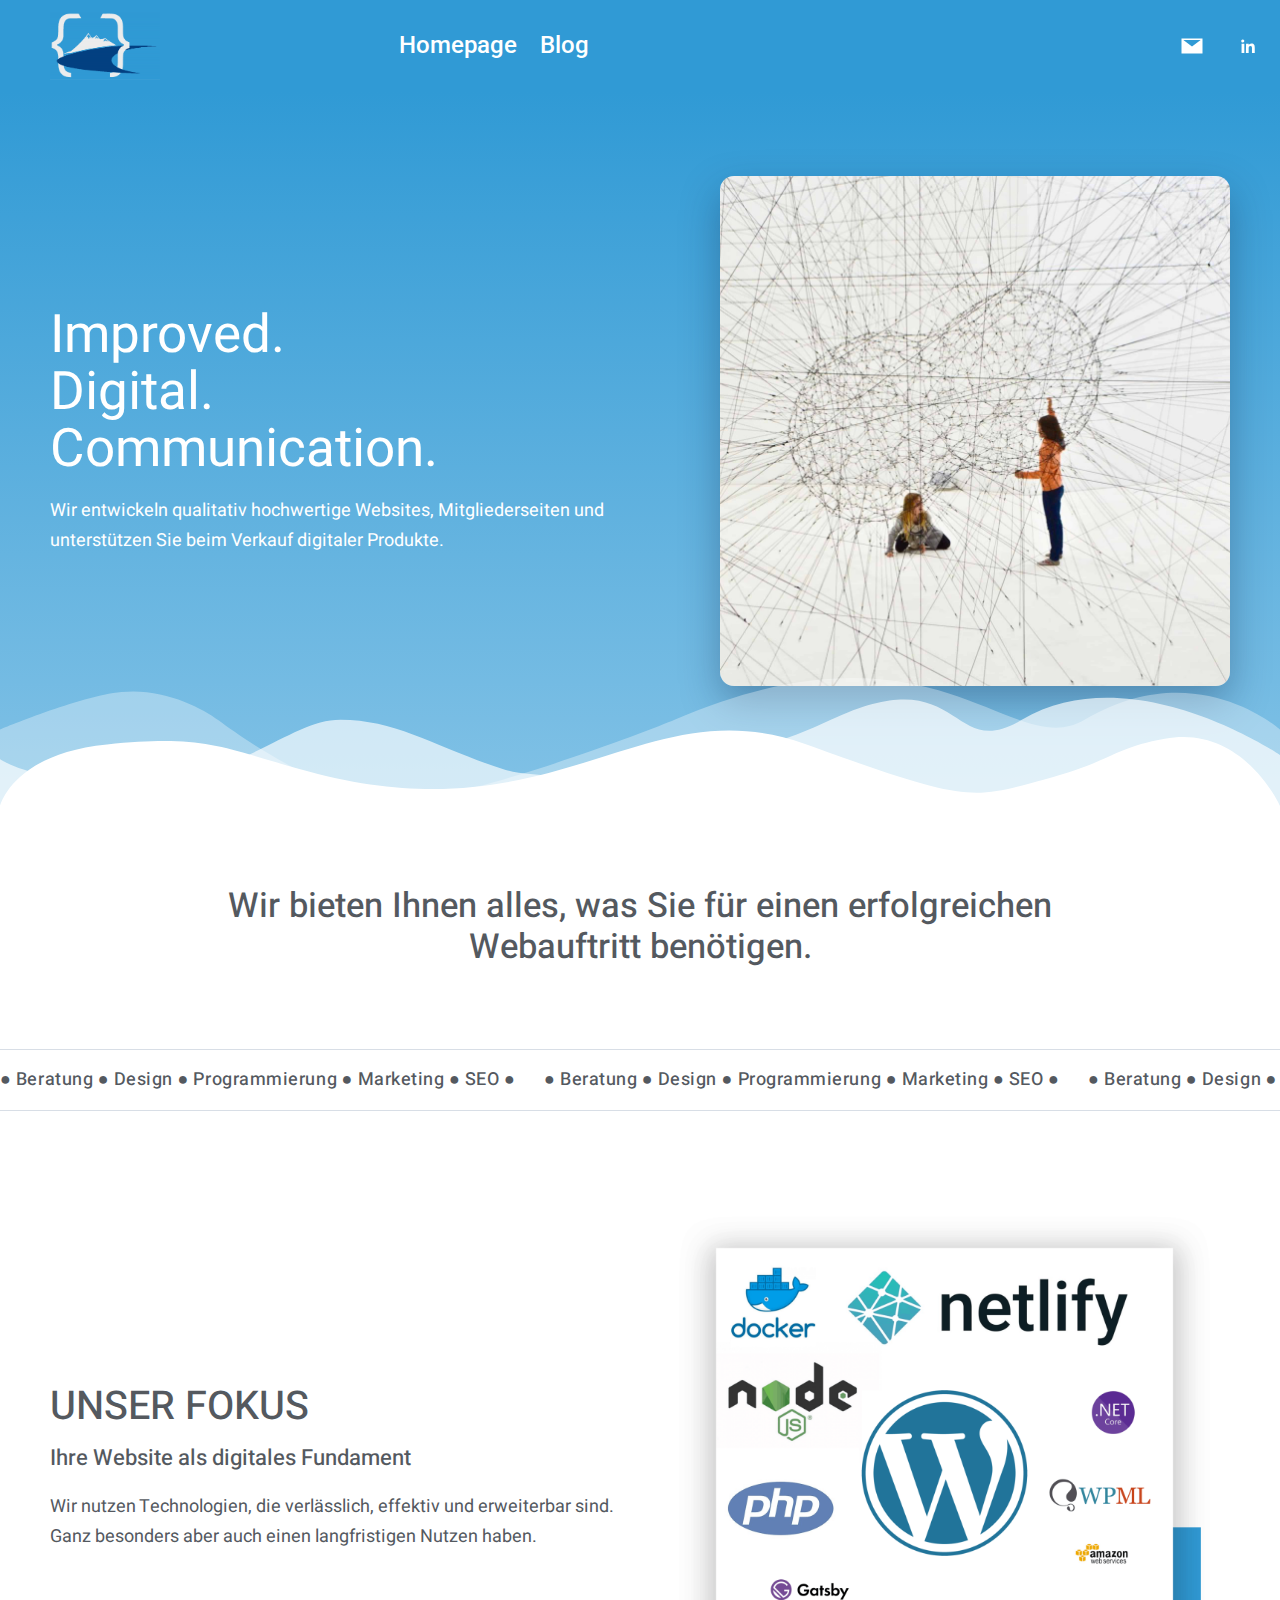
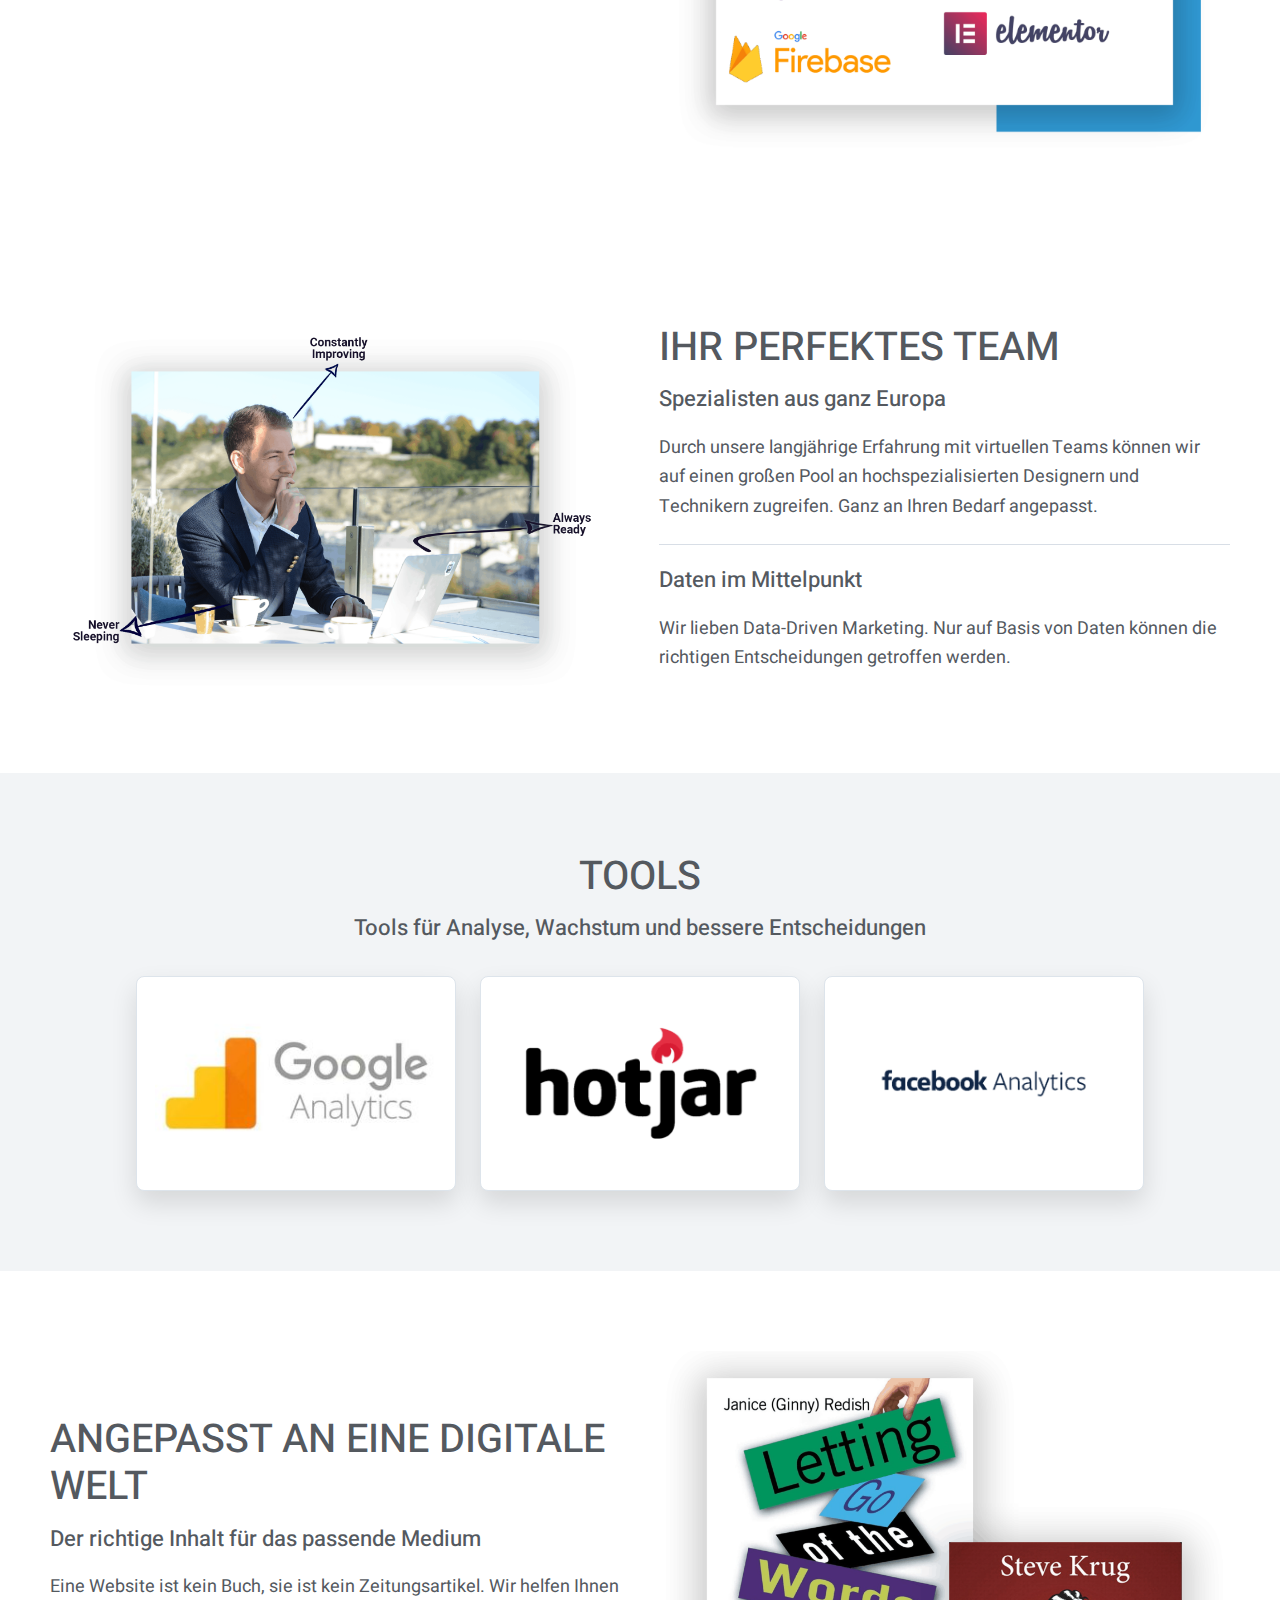
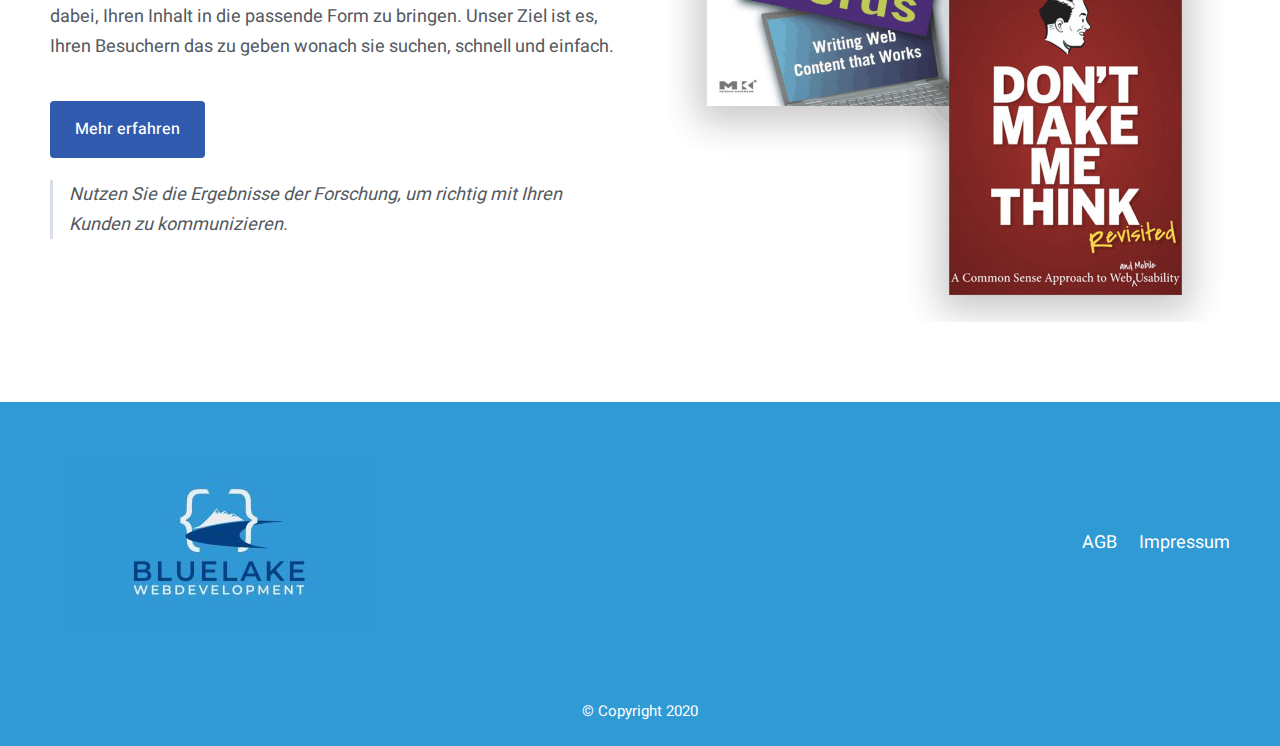
<file: index.html>
<!doctype html>
<html lang="de">
<head>
  <meta charset="utf-8">
  <meta name="viewport" content="width=device-width, initial-scale=1">
  <title>Bluelake Webdevelopment – Improved Digital Communication</title>
  <link href="https://fonts.googleapis.com/css2?family=Heebo:wght@400;500;700&family=Roboto:wght@400;500;700&display=swap" rel="stylesheet">
  <link rel="icon" href="/images/favicon.jpg">
  <link rel="stylesheet" href="/css/style.css">
</head>
<body>
  <header class="site-header">
    <div class="container nav-wrap">
      <a class="logo" href="/" aria-label="Bluelake Startseite">
        <img class="logo-img" src="/images/logo-cropped-300x185-1.png" alt="Bluelake Webdevelopment Logo">
      </a>
      <input id="nav-toggle" class="nav-toggle" type="checkbox">
      <label for="nav-toggle" class="hamburger" aria-label="Menü öffnen"><span></span></label>
      <nav class="site-nav" aria-label="Hauptnavigation">
        <a class="active" href="/">Homepage</a>
        <a href="/blog/">Blog</a>
      </nav>
      <div class="header-social" aria-label="Social Links">
        <a href="mailto:office@bluelake.at" aria-label="E-Mail">
          <svg viewBox="0 0 24 24" aria-hidden="true" focusable="false"><path d="M1.5 4.5h21v15h-21v-15zm1.85 1.5 8.65 6.49L20.65 6H3.35z"/></svg>
        </a>
        <a href="https://www.linkedin.com" target="_blank" rel="noopener noreferrer" aria-label="LinkedIn">
          <svg viewBox="0 0 24 24" aria-hidden="true" focusable="false"><path d="M6.94 8.5A1.56 1.56 0 1 1 6.94 5.4a1.56 1.56 0 0 1 0 3.1zM5.56 9.75h2.77V19H5.56zM10.08 9.75h2.66v1.26h.04c.37-.7 1.28-1.43 2.63-1.43 2.82 0 3.34 1.85 3.34 4.25V19h-2.78v-4.6c0-1.1-.02-2.51-1.53-2.51-1.53 0-1.77 1.2-1.77 2.43V19h-2.78z"/></svg>
        </a>
      </div>
    </div>
  </header>

  <main>
    <section class="hero" aria-label="Hero Bereich">
      <div class="container hero-grid">
        <div class="hero-copy">
          <h1>Improved.<br>Digital.<br>Communication.</h1>
          <p>Wir entwickeln qualitativ hochwertige Websites, Mitgliederseiten und unterstützen Sie beim Verkauf digitaler Produkte.</p>
        </div>
        <div class="hero-media">
          <img src="/images/network-1024x1024.jpg" alt="Digitale Netzwerkgrafik">
        </div>
      </div>
      <div class="hero-divider"><svg xmlns='http://www.w3.org/2000/svg' viewBox='0 0 1000 100' preserveAspectRatio='none' style='width:100%;display:block'><path fill='#ffffff' opacity='0.33' d='M473,67.3c-203.9,88.3-263.1-34-320.3,0C66,119.1,0,59.7,0,59.7V0h1000v59.7c0,0-62.1,26.1-94.9,29.3c-32.8,3.3-62.8-12.3-75.8-22.1C806,49.6,745.3,8.7,694.9,4.7S492.4,59,473,67.3z'/><path fill='#ffffff' opacity='0.66' d='M734,67.3c-45.5,0-77.2-23.2-129.1-39.1c-28.6-8.7-150.3-10.1-254,39.1s-91.7-34.4-149.2,0C115.7,118.3,0,39.8,0,39.8V0h1000v36.5c0,0-28.2-18.5-92.1-18.5C810.2,18.1,775.7,67.3,734,67.3z'/><path fill='#ffffff' d='M766.1,28.9c-200-57.5-266,65.5-395.1,19.5C242,1.8,242,5.4,184.8,20.6C128,35.8,132.3,44.9,89.9,52.5C28.6,63.7,0,0,0,0h1000c0,0-9.9,40.9-83.6,48.1S829.6,47,766.1,28.9z'/></svg></div>
    </section>

    <section class="subtitle-section centered">
      <div class="container">
        <h2>Wir bieten Ihnen alles, was Sie für einen erfolgreichen Webauftritt benötigen.</h2>
      </div>
    </section>

    <section class="ticker" aria-label="Leistungs-Ticker">
      <div class="ticker-track">
        <span>● Beratung ● Design ● Programmierung ● Marketing ● SEO ●</span>
        <span>● Beratung ● Design ● Programmierung ● Marketing ● SEO ●</span>
        <span>● Beratung ● Design ● Programmierung ● Marketing ● SEO ●</span>
        <span>● Beratung ● Design ● Programmierung ● Marketing ● SEO ●</span>
      </div>
    </section>

    <section class="section">
      <div class="container two-col">
        <div class="text-block">
          <h2>UNSER FOKUS</h2>
          <h3>Ihre Website als digitales Fundament</h3>
          <p>Wir nutzen Technologien, die verlässlich, effektiv und erweiterbar sind. Ganz besonders aber auch einen langfristigen Nutzen haben.</p>
        </div>
        <div>
          <img class="section-image" src="/images/logo_collection-768x768.png" alt="Sammlung digitaler Logos">
        </div>
      </div>
    </section>

    <section class="section">
      <div class="container two-col two-col-reverse">
        <div>
          <img class="section-image" src="/images/annotated-sebastian.png" alt="Visualisierung Team und Prozesse">
        </div>
        <div class="text-block">
          <h2>IHR PERFEKTES TEAM</h2>
          <h3>Spezialisten aus ganz Europa</h3>
          <p>Durch unsere langjährige Erfahrung mit virtuellen Teams können wir auf einen großen Pool an hochspezialisierten Designern und Technikern zugreifen. Ganz an Ihren Bedarf angepasst.</p>
          <div class="team-note">
            <h3>Daten im Mittelpunkt</h3>
            <p>Wir lieben Data-Driven Marketing. Nur auf Basis von Daten können die richtigen Entscheidungen getroffen werden.</p>
          </div>
        </div>
      </div>
    </section>

    <section class="tools-section centered">
      <div class="container">
        <h2>TOOLS</h2>
        <h3>Tools für Analyse, Wachstum und bessere Entscheidungen</h3>
        <div class="tools-grid">
          <div class="tool-logo">
            <img src="/images/Google-Analytics-Logo-634x400-1-300x189.jpg" alt="Google Analytics Logo">
          </div>
          <div class="tool-logo">
            <img src="/images/hotjar-300x189.png" alt="Hotjar Logo">
          </div>
          <div class="tool-logo">
            <img src="/images/fba-logo-300x189.png" alt="FBA Logo">
          </div>
        </div>
      </div>
    </section>

    <section class="section">
      <div class="container two-col">
        <div class="text-block">
          <h2>ANGEPASST AN EINE DIGITALE WELT</h2>
          <h3>Der richtige Inhalt für das passende Medium</h3>
          <p>Eine Website ist kein Buch, sie ist kein Zeitungsartikel. Wir helfen Ihnen dabei, Ihren Inhalt in die passende Form zu bringen. Unser Ziel ist es, Ihren Besuchern das zu geben wonach sie suchen, schnell und einfach.</p>
          <a class="button button-solid" href="/blog/was-sind-die-vorteile-einer-website/">Mehr erfahren</a>
          <p class="quote-text">Nutzen Sie die Ergebnisse der Forschung, um richtig mit Ihren Kunden zu kommunizieren.</p>
        </div>
        <div>
          <img class="section-image" src="/images/webusability-books-1024x1024.png" alt="Web Usability Bücher">
        </div>
      </div>
    </section>
  </main>

  <footer class="site-footer">
    <section class="footer-main">
      <div class="container footer-main-wrap">
        <div class="footer-brand">
          <img src="/images/scrArtboard-1-scaled-1-300x169.jpg" alt="Bluelake Illustration">
        </div>
        <div class="footer-spacer" aria-hidden="true"></div>
        <div class="footer-links">
          <a href="/agb/">AGB</a>
          <a href="/impressum/">Impressum</a>
        </div>
      </div>
    </section>
    <section class="footer-bottom">
      <div class="container footer-bottom-wrap">
        <small>© Copyright 2020</small>
      </div>
    </section>
  </footer>
</body>
</html>
</file>
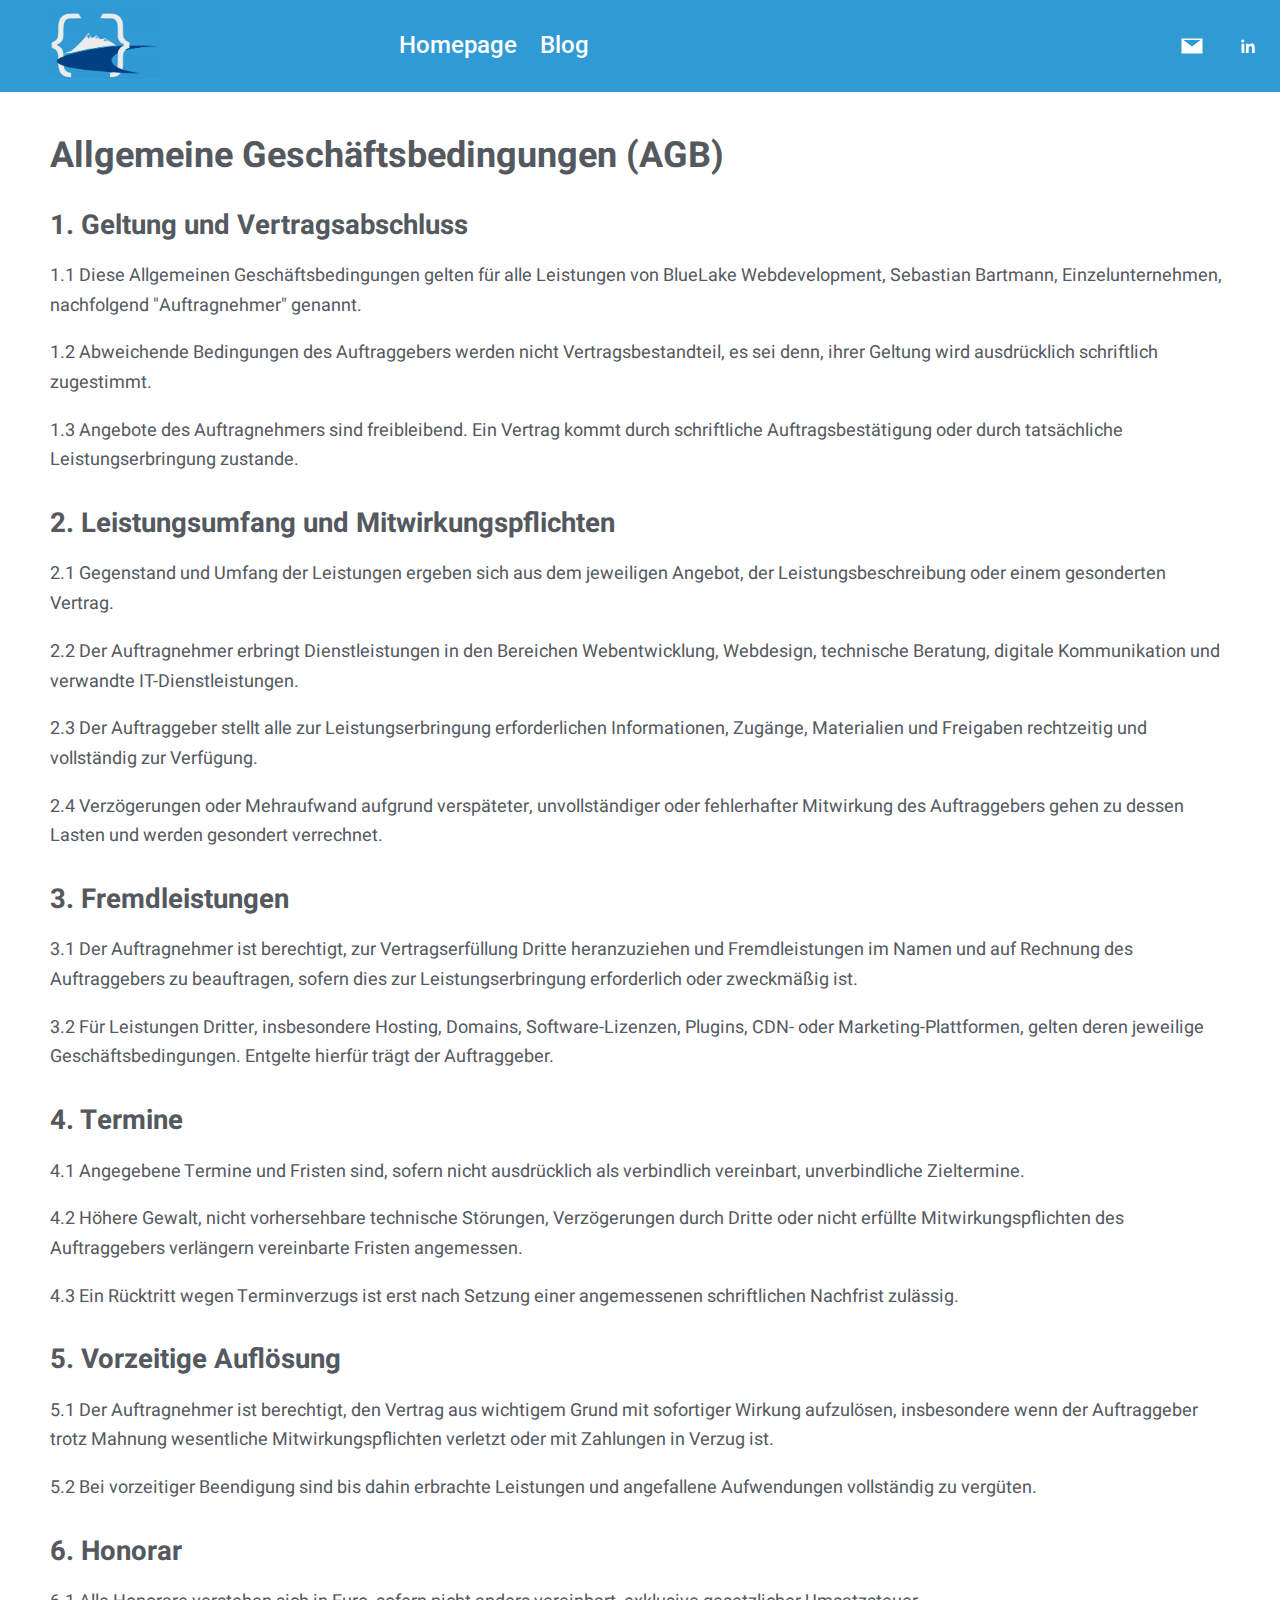
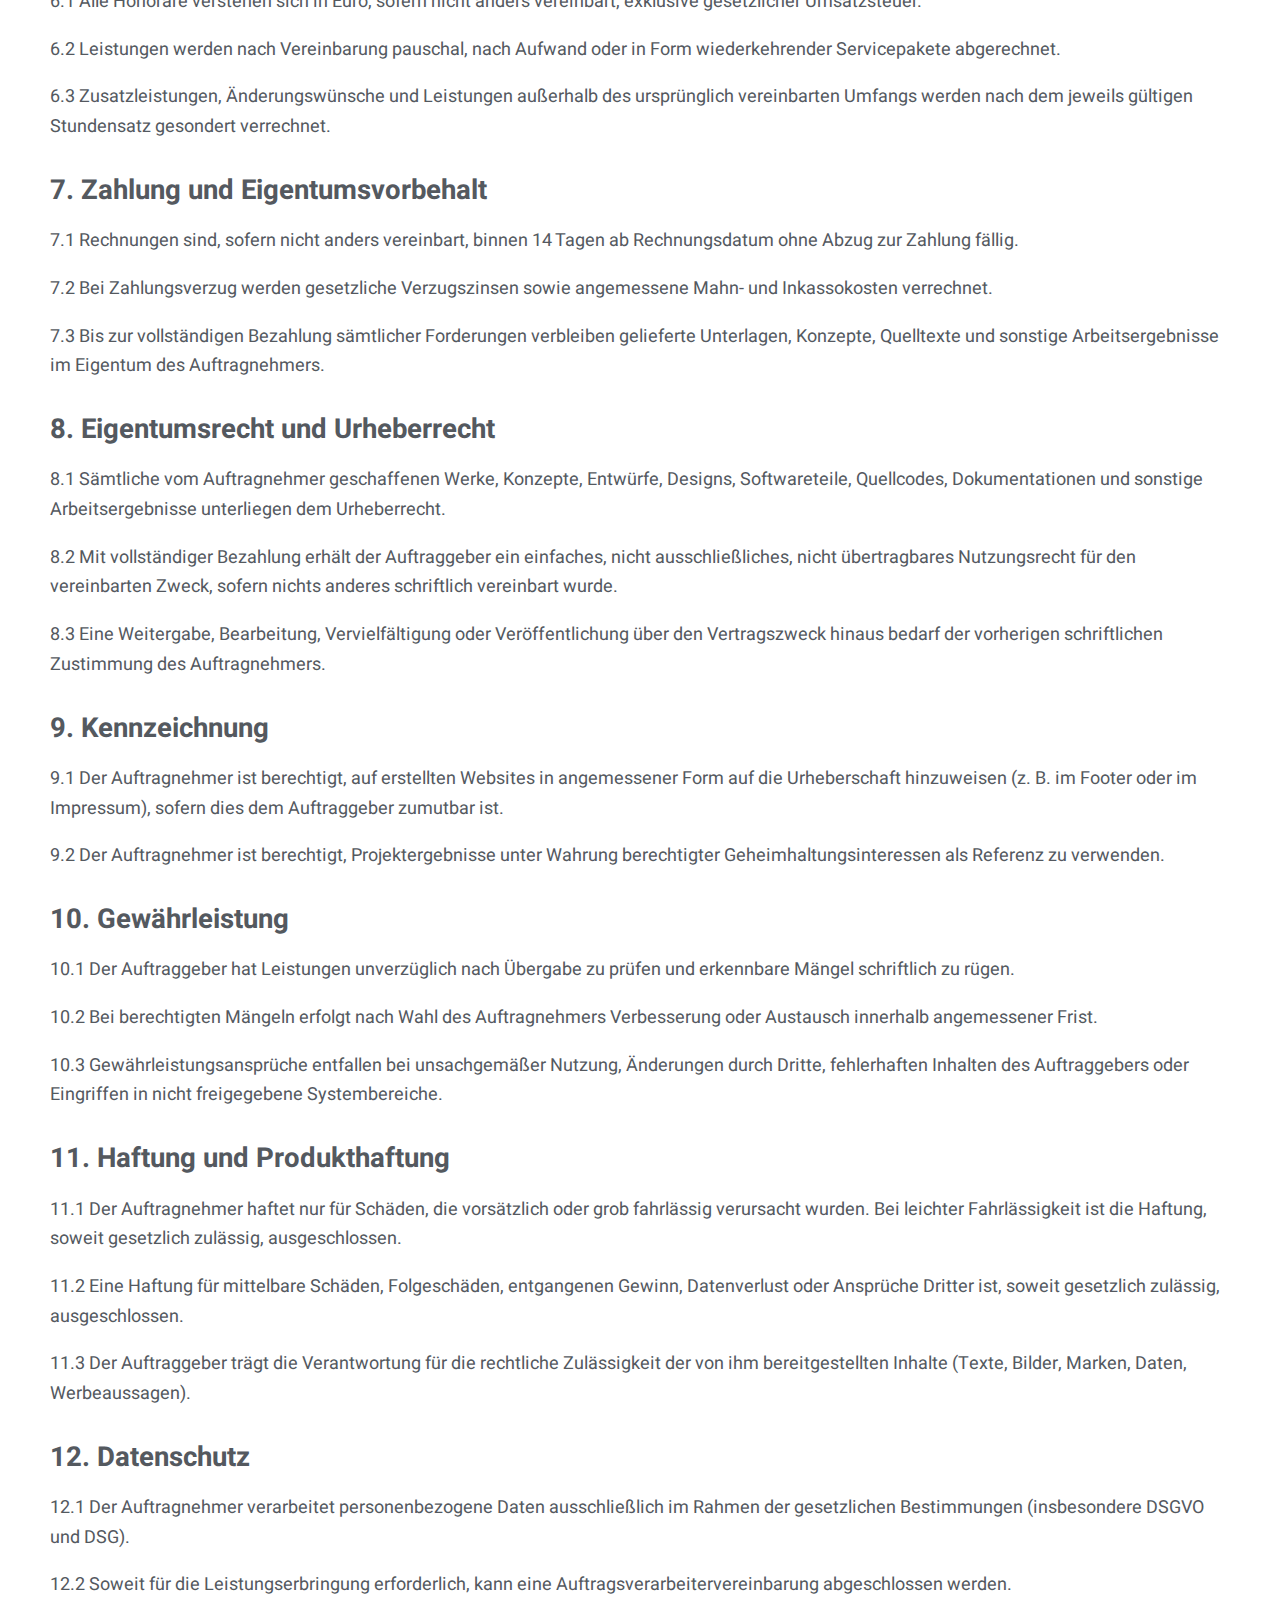
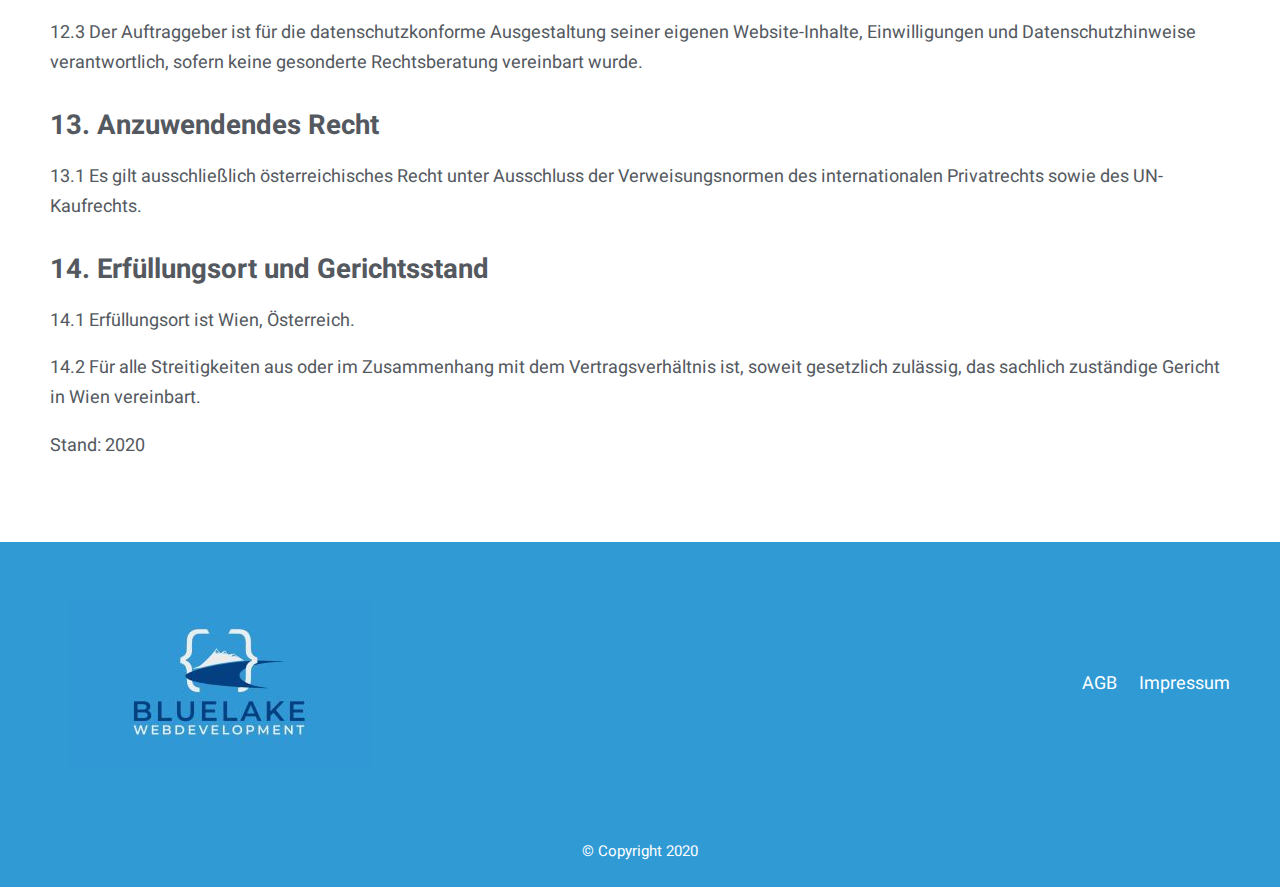
<file: agb/index.html>
<!doctype html>
<html lang="de">
<head>
  <meta charset="utf-8">
  <meta name="viewport" content="width=device-width, initial-scale=1">
  <title>AGB – Bluelake Webdevelopment</title>
  <link rel="preconnect" href="https://fonts.googleapis.com">
  <link rel="preconnect" href="https://fonts.gstatic.com" crossorigin>
  <link href="https://fonts.googleapis.com/css2?family=Heebo:wght@400;500;700&family=Roboto:wght@400;500;700&display=swap" rel="stylesheet">
  <link rel="icon" href="/images/favicon.jpg">
  <link rel="stylesheet" href="/css/style.css">
</head>
<body>
  <header class="site-header">
    <div class="container nav-wrap">
      <a class="logo" href="/" aria-label="Bluelake Startseite">
        <img class="logo-img" src="/images/logo-cropped-300x185-1.png" alt="Bluelake Webdevelopment Logo">
      </a>
      <input id="nav-toggle" class="nav-toggle" type="checkbox">
      <label for="nav-toggle" class="hamburger" aria-label="Menü öffnen"><span></span></label>
      <nav class="site-nav" aria-label="Hauptnavigation">
        <a href="/">Homepage</a>
        <a href="/blog/">Blog</a>
      </nav>
      <div class="header-social" aria-label="Social Links">
        <a href="mailto:office@bluelake.at" aria-label="E-Mail">
          <svg viewBox="0 0 24 24" aria-hidden="true" focusable="false"><path d="M1.5 4.5h21v15h-21v-15zm1.85 1.5 8.65 6.49L20.65 6H3.35z"/></svg>
        </a>
        <a href="https://www.linkedin.com" target="_blank" rel="noopener noreferrer" aria-label="LinkedIn">
          <svg viewBox="0 0 24 24" aria-hidden="true" focusable="false"><path d="M6.94 8.5A1.56 1.56 0 1 1 6.94 5.4a1.56 1.56 0 0 1 0 3.1zM5.56 9.75h2.77V19H5.56zM10.08 9.75h2.66v1.26h.04c.37-.7 1.28-1.43 2.63-1.43 2.82 0 3.34 1.85 3.34 4.25V19h-2.78v-4.6c0-1.1-.02-2.51-1.53-2.51-1.53 0-1.77 1.2-1.77 2.43V19h-2.78z"/></svg>
        </a>
      </div>
    </div>
  </header>

  <main class="container legal">
    <h1>Allgemeine Geschäftsbedingungen (AGB)</h1>

    <h2>1. Geltung und Vertragsabschluss</h2>
    <p>1.1 Diese Allgemeinen Geschäftsbedingungen gelten für alle Leistungen von BlueLake Webdevelopment, Sebastian Bartmann, Einzelunternehmen, nachfolgend "Auftragnehmer" genannt.</p>
    <p>1.2 Abweichende Bedingungen des Auftraggebers werden nicht Vertragsbestandteil, es sei denn, ihrer Geltung wird ausdrücklich schriftlich zugestimmt.</p>
    <p>1.3 Angebote des Auftragnehmers sind freibleibend. Ein Vertrag kommt durch schriftliche Auftragsbestätigung oder durch tatsächliche Leistungserbringung zustande.</p>

    <h2>2. Leistungsumfang und Mitwirkungspflichten</h2>
    <p>2.1 Gegenstand und Umfang der Leistungen ergeben sich aus dem jeweiligen Angebot, der Leistungsbeschreibung oder einem gesonderten Vertrag.</p>
    <p>2.2 Der Auftragnehmer erbringt Dienstleistungen in den Bereichen Webentwicklung, Webdesign, technische Beratung, digitale Kommunikation und verwandte IT-Dienstleistungen.</p>
    <p>2.3 Der Auftraggeber stellt alle zur Leistungserbringung erforderlichen Informationen, Zugänge, Materialien und Freigaben rechtzeitig und vollständig zur Verfügung.</p>
    <p>2.4 Verzögerungen oder Mehraufwand aufgrund verspäteter, unvollständiger oder fehlerhafter Mitwirkung des Auftraggebers gehen zu dessen Lasten und werden gesondert verrechnet.</p>

    <h2>3. Fremdleistungen</h2>
    <p>3.1 Der Auftragnehmer ist berechtigt, zur Vertragserfüllung Dritte heranzuziehen und Fremdleistungen im Namen und auf Rechnung des Auftraggebers zu beauftragen, sofern dies zur Leistungserbringung erforderlich oder zweckmäßig ist.</p>
    <p>3.2 Für Leistungen Dritter, insbesondere Hosting, Domains, Software-Lizenzen, Plugins, CDN- oder Marketing-Plattformen, gelten deren jeweilige Geschäftsbedingungen. Entgelte hierfür trägt der Auftraggeber.</p>

    <h2>4. Termine</h2>
    <p>4.1 Angegebene Termine und Fristen sind, sofern nicht ausdrücklich als verbindlich vereinbart, unverbindliche Zieltermine.</p>
    <p>4.2 Höhere Gewalt, nicht vorhersehbare technische Störungen, Verzögerungen durch Dritte oder nicht erfüllte Mitwirkungspflichten des Auftraggebers verlängern vereinbarte Fristen angemessen.</p>
    <p>4.3 Ein Rücktritt wegen Terminverzugs ist erst nach Setzung einer angemessenen schriftlichen Nachfrist zulässig.</p>

    <h2>5. Vorzeitige Auflösung</h2>
    <p>5.1 Der Auftragnehmer ist berechtigt, den Vertrag aus wichtigem Grund mit sofortiger Wirkung aufzulösen, insbesondere wenn der Auftraggeber trotz Mahnung wesentliche Mitwirkungspflichten verletzt oder mit Zahlungen in Verzug ist.</p>
    <p>5.2 Bei vorzeitiger Beendigung sind bis dahin erbrachte Leistungen und angefallene Aufwendungen vollständig zu vergüten.</p>

    <h2>6. Honorar</h2>
    <p>6.1 Alle Honorare verstehen sich in Euro, sofern nicht anders vereinbart, exklusive gesetzlicher Umsatzsteuer.</p>
    <p>6.2 Leistungen werden nach Vereinbarung pauschal, nach Aufwand oder in Form wiederkehrender Servicepakete abgerechnet.</p>
    <p>6.3 Zusatzleistungen, Änderungswünsche und Leistungen außerhalb des ursprünglich vereinbarten Umfangs werden nach dem jeweils gültigen Stundensatz gesondert verrechnet.</p>

    <h2>7. Zahlung und Eigentumsvorbehalt</h2>
    <p>7.1 Rechnungen sind, sofern nicht anders vereinbart, binnen 14 Tagen ab Rechnungsdatum ohne Abzug zur Zahlung fällig.</p>
    <p>7.2 Bei Zahlungsverzug werden gesetzliche Verzugszinsen sowie angemessene Mahn- und Inkassokosten verrechnet.</p>
    <p>7.3 Bis zur vollständigen Bezahlung sämtlicher Forderungen verbleiben gelieferte Unterlagen, Konzepte, Quelltexte und sonstige Arbeitsergebnisse im Eigentum des Auftragnehmers.</p>

    <h2>8. Eigentumsrecht und Urheberrecht</h2>
    <p>8.1 Sämtliche vom Auftragnehmer geschaffenen Werke, Konzepte, Entwürfe, Designs, Softwareteile, Quellcodes, Dokumentationen und sonstige Arbeitsergebnisse unterliegen dem Urheberrecht.</p>
    <p>8.2 Mit vollständiger Bezahlung erhält der Auftraggeber ein einfaches, nicht ausschließliches, nicht übertragbares Nutzungsrecht für den vereinbarten Zweck, sofern nichts anderes schriftlich vereinbart wurde.</p>
    <p>8.3 Eine Weitergabe, Bearbeitung, Vervielfältigung oder Veröffentlichung über den Vertragszweck hinaus bedarf der vorherigen schriftlichen Zustimmung des Auftragnehmers.</p>

    <h2>9. Kennzeichnung</h2>
    <p>9.1 Der Auftragnehmer ist berechtigt, auf erstellten Websites in angemessener Form auf die Urheberschaft hinzuweisen (z. B. im Footer oder im Impressum), sofern dies dem Auftraggeber zumutbar ist.</p>
    <p>9.2 Der Auftragnehmer ist berechtigt, Projektergebnisse unter Wahrung berechtigter Geheimhaltungsinteressen als Referenz zu verwenden.</p>

    <h2>10. Gewährleistung</h2>
    <p>10.1 Der Auftraggeber hat Leistungen unverzüglich nach Übergabe zu prüfen und erkennbare Mängel schriftlich zu rügen.</p>
    <p>10.2 Bei berechtigten Mängeln erfolgt nach Wahl des Auftragnehmers Verbesserung oder Austausch innerhalb angemessener Frist.</p>
    <p>10.3 Gewährleistungsansprüche entfallen bei unsachgemäßer Nutzung, Änderungen durch Dritte, fehlerhaften Inhalten des Auftraggebers oder Eingriffen in nicht freigegebene Systembereiche.</p>

    <h2>11. Haftung und Produkthaftung</h2>
    <p>11.1 Der Auftragnehmer haftet nur für Schäden, die vorsätzlich oder grob fahrlässig verursacht wurden. Bei leichter Fahrlässigkeit ist die Haftung, soweit gesetzlich zulässig, ausgeschlossen.</p>
    <p>11.2 Eine Haftung für mittelbare Schäden, Folgeschäden, entgangenen Gewinn, Datenverlust oder Ansprüche Dritter ist, soweit gesetzlich zulässig, ausgeschlossen.</p>
    <p>11.3 Der Auftraggeber trägt die Verantwortung für die rechtliche Zulässigkeit der von ihm bereitgestellten Inhalte (Texte, Bilder, Marken, Daten, Werbeaussagen).</p>

    <h2>12. Datenschutz</h2>
    <p>12.1 Der Auftragnehmer verarbeitet personenbezogene Daten ausschließlich im Rahmen der gesetzlichen Bestimmungen (insbesondere DSGVO und DSG).</p>
    <p>12.2 Soweit für die Leistungserbringung erforderlich, kann eine Auftragsverarbeitervereinbarung abgeschlossen werden.</p>
    <p>12.3 Der Auftraggeber ist für die datenschutzkonforme Ausgestaltung seiner eigenen Website-Inhalte, Einwilligungen und Datenschutzhinweise verantwortlich, sofern keine gesonderte Rechtsberatung vereinbart wurde.</p>

    <h2>13. Anzuwendendes Recht</h2>
    <p>13.1 Es gilt ausschließlich österreichisches Recht unter Ausschluss der Verweisungsnormen des internationalen Privatrechts sowie des UN-Kaufrechts.</p>

    <h2>14. Erfüllungsort und Gerichtsstand</h2>
    <p>14.1 Erfüllungsort ist Wien, Österreich.</p>
    <p>14.2 Für alle Streitigkeiten aus oder im Zusammenhang mit dem Vertragsverhältnis ist, soweit gesetzlich zulässig, das sachlich zuständige Gericht in Wien vereinbart.</p>

    <p>Stand: 2020</p>
  </main>

  <footer class="site-footer">
    <section class="footer-main">
      <div class="container footer-main-wrap">
        <div class="footer-brand">
          <img src="/images/scrArtboard-1-scaled-1-300x169.jpg" alt="Bluelake Illustration">
        </div>
        <div class="footer-spacer" aria-hidden="true"></div>
        <div class="footer-links">
          <a href="/agb/">AGB</a>
          <a href="/impressum/">Impressum</a>
        </div>
      </div>
    </section>
    <section class="footer-bottom">
      <div class="container footer-bottom-wrap">
        <small>© Copyright 2020</small>
      </div>
    </section>
  </footer>
</body>
</html>
</file>
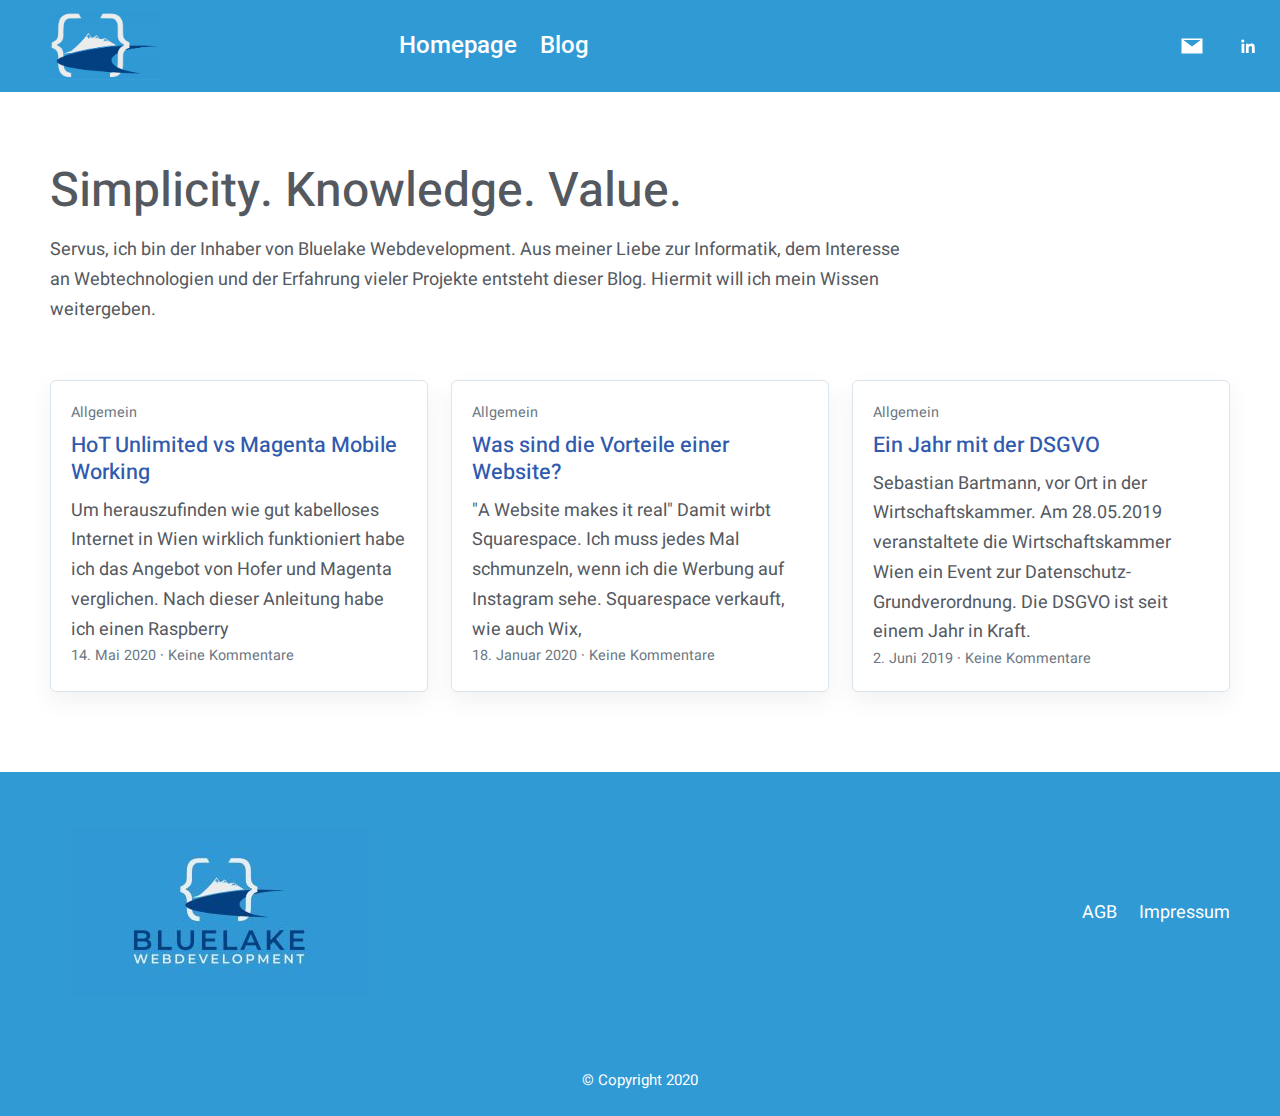
<file: blog/index.html>
<!doctype html>
<html lang="de">
<head>
  <meta charset="utf-8">
  <meta name="viewport" content="width=device-width, initial-scale=1">
  <title>Blog – Bluelake Webdevelopment</title>
  <link rel="preconnect" href="https://fonts.googleapis.com">
  <link rel="preconnect" href="https://fonts.gstatic.com" crossorigin>
  <link href="https://fonts.googleapis.com/css2?family=Heebo:wght@400;500;700&family=Roboto:wght@400;500;700&display=swap" rel="stylesheet">
  <link rel="icon" href="/images/favicon.jpg">
  <link rel="stylesheet" href="/css/style.css">
</head>
<body>
  <header class="site-header">
    <div class="container nav-wrap">
      <a class="logo" href="/" aria-label="Bluelake Startseite">
        <img class="logo-img" src="/images/logo-cropped-300x185-1.png" alt="Bluelake Webdevelopment Logo">
      </a>
      <input id="nav-toggle" class="nav-toggle" type="checkbox">
      <label for="nav-toggle" class="hamburger" aria-label="Menü öffnen"><span></span></label>
      <nav class="site-nav" aria-label="Hauptnavigation">
        <a href="/">Homepage</a>
        <a class="active" href="/blog/">Blog</a>
      </nav>
      <div class="header-social" aria-label="Social Links">
        <a href="mailto:office@bluelake.at" aria-label="E-Mail">
          <svg viewBox="0 0 24 24" aria-hidden="true" focusable="false"><path d="M1.5 4.5h21v15h-21v-15zm1.85 1.5 8.65 6.49L20.65 6H3.35z"/></svg>
        </a>
        <a href="https://www.linkedin.com" target="_blank" rel="noopener noreferrer" aria-label="LinkedIn">
          <svg viewBox="0 0 24 24" aria-hidden="true" focusable="false"><path d="M6.94 8.5A1.56 1.56 0 1 1 6.94 5.4a1.56 1.56 0 0 1 0 3.1zM5.56 9.75h2.77V19H5.56zM10.08 9.75h2.66v1.26h.04c.37-.7 1.28-1.43 2.63-1.43 2.82 0 3.34 1.85 3.34 4.25V19h-2.78v-4.6c0-1.1-.02-2.51-1.53-2.51-1.53 0-1.77 1.2-1.77 2.43V19h-2.78z"/></svg>
        </a>
      </div>
    </div>
  </header>

  <main>
    <section class="blog-hero container">
      <h1>Simplicity. Knowledge. Value.</h1>
      <p>Servus, ich bin der Inhaber von Bluelake Webdevelopment. Aus meiner Liebe zur Informatik, dem Interesse an Webtechnologien und der Erfahrung vieler Projekte entsteht dieser Blog. Hiermit will ich mein Wissen weitergeben.</p>
    </section>

    <section class="section blog-list-section container">
      <div class="blog-grid">
        <article class="card">
          <div class="meta">Allgemein</div>
          <h3><a href="/blog/hot-unlimited-vs-magenta-mobile-working/">HoT Unlimited vs Magenta Mobile Working</a></h3>
          <p>Um herauszufinden wie gut kabelloses Internet in Wien wirklich funktioniert habe ich das Angebot von Hofer und Magenta verglichen. Nach dieser Anleitung habe ich einen Raspberry</p>
          <div class="details">14. Mai 2020 · Keine Kommentare</div>
        </article>

        <article class="card">
          <div class="meta">Allgemein</div>
          <h3><a href="/blog/was-sind-die-vorteile-einer-website/">Was sind die Vorteile einer Website?</a></h3>
          <p>"A Website makes it real" Damit wirbt Squarespace. Ich muss jedes Mal schmunzeln, wenn ich die Werbung auf Instagram sehe. Squarespace verkauft, wie auch Wix,</p>
          <div class="details">18. Januar 2020 · Keine Kommentare</div>
        </article>

        <article class="card">
          <div class="meta">Allgemein</div>
          <h3><a href="/blog/ein-jahr-mit-der-dsgvo/">Ein Jahr mit der DSGVO</a></h3>
          <p>Sebastian Bartmann, vor Ort in der Wirtschaftskammer. Am 28.05.2019 veranstaltete die Wirtschaftskammer Wien ein Event zur Datenschutz-Grundverordnung. Die DSGVO ist seit einem Jahr in Kraft.</p>
          <div class="details">2. Juni 2019 · Keine Kommentare</div>
        </article>
      </div>
    </section>
  </main>

  <footer class="site-footer">
    <section class="footer-main">
      <div class="container footer-main-wrap">
        <div class="footer-brand">
          <img src="/images/scrArtboard-1-scaled-1-300x169.jpg" alt="Bluelake Illustration">
        </div>
        <div class="footer-spacer" aria-hidden="true"></div>
        <div class="footer-links">
          <a href="/agb/">AGB</a>
          <a href="/impressum/">Impressum</a>
        </div>
      </div>
    </section>
    <section class="footer-bottom">
      <div class="container footer-bottom-wrap">
        <small>© Copyright 2020</small>
      </div>
    </section>
  </footer>
</body>
</html>
</file>
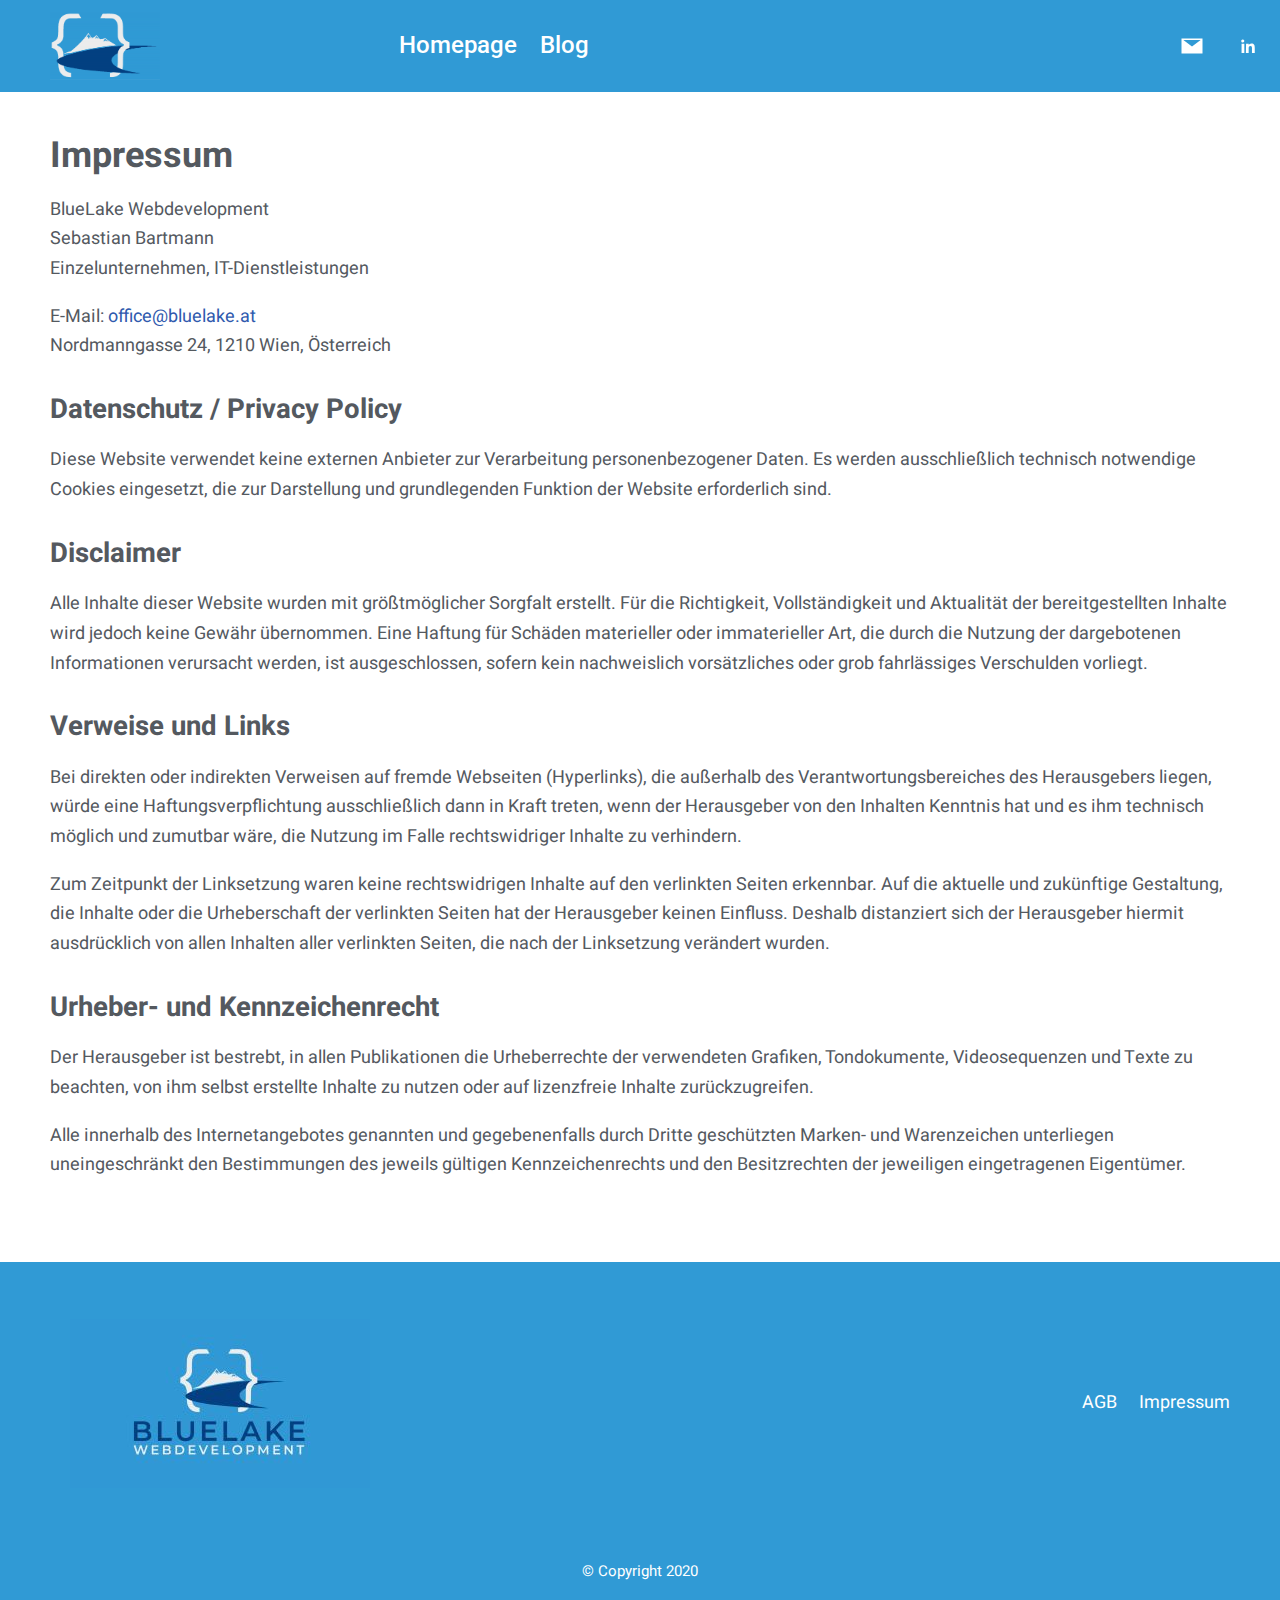
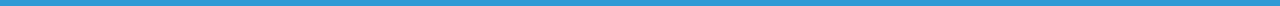
<file: impressum/index.html>
<!doctype html>
<html lang="de">
<head>
  <meta charset="utf-8">
  <meta name="viewport" content="width=device-width, initial-scale=1">
  <title>Impressum – Bluelake Webdevelopment</title>
  <link rel="preconnect" href="https://fonts.googleapis.com">
  <link rel="preconnect" href="https://fonts.gstatic.com" crossorigin>
  <link href="https://fonts.googleapis.com/css2?family=Heebo:wght@400;500;700&family=Roboto:wght@400;500;700&display=swap" rel="stylesheet">
  <link rel="icon" href="/images/favicon.jpg">
  <link rel="stylesheet" href="/css/style.css">
</head>
<body>
  <header class="site-header">
    <div class="container nav-wrap">
      <a class="logo" href="/" aria-label="Bluelake Startseite">
        <img class="logo-img" src="/images/logo-cropped-300x185-1.png" alt="Bluelake Webdevelopment Logo">
      </a>
      <input id="nav-toggle" class="nav-toggle" type="checkbox">
      <label for="nav-toggle" class="hamburger" aria-label="Menü öffnen"><span></span></label>
      <nav class="site-nav" aria-label="Hauptnavigation">
        <a href="/">Homepage</a>
        <a href="/blog/">Blog</a>
      </nav>
      <div class="header-social" aria-label="Social Links">
        <a href="mailto:office@bluelake.at" aria-label="E-Mail">
          <svg viewBox="0 0 24 24" aria-hidden="true" focusable="false"><path d="M1.5 4.5h21v15h-21v-15zm1.85 1.5 8.65 6.49L20.65 6H3.35z"/></svg>
        </a>
        <a href="https://www.linkedin.com" target="_blank" rel="noopener noreferrer" aria-label="LinkedIn">
          <svg viewBox="0 0 24 24" aria-hidden="true" focusable="false"><path d="M6.94 8.5A1.56 1.56 0 1 1 6.94 5.4a1.56 1.56 0 0 1 0 3.1zM5.56 9.75h2.77V19H5.56zM10.08 9.75h2.66v1.26h.04c.37-.7 1.28-1.43 2.63-1.43 2.82 0 3.34 1.85 3.34 4.25V19h-2.78v-4.6c0-1.1-.02-2.51-1.53-2.51-1.53 0-1.77 1.2-1.77 2.43V19h-2.78z"/></svg>
        </a>
      </div>
    </div>
  </header>

  <main class="container legal">
    <h1>Impressum</h1>
    <p>BlueLake Webdevelopment<br>
    Sebastian Bartmann<br>
    Einzelunternehmen, IT-Dienstleistungen</p>

    <p>E-Mail: <a href="mailto:office@bluelake.at">office@bluelake.at</a><br>
    Nordmanngasse 24, 1210 Wien, Österreich</p>

    <h2>Datenschutz / Privacy Policy</h2>
    <p>Diese Website verwendet keine externen Anbieter zur Verarbeitung personenbezogener Daten. Es werden ausschließlich technisch notwendige Cookies eingesetzt, die zur Darstellung und grundlegenden Funktion der Website erforderlich sind.</p>

    <h2>Disclaimer</h2>
    <p>Alle Inhalte dieser Website wurden mit größtmöglicher Sorgfalt erstellt. Für die Richtigkeit, Vollständigkeit und Aktualität der bereitgestellten Inhalte wird jedoch keine Gewähr übernommen. Eine Haftung für Schäden materieller oder immaterieller Art, die durch die Nutzung der dargebotenen Informationen verursacht werden, ist ausgeschlossen, sofern kein nachweislich vorsätzliches oder grob fahrlässiges Verschulden vorliegt.</p>

    <h2>Verweise und Links</h2>
    <p>Bei direkten oder indirekten Verweisen auf fremde Webseiten (Hyperlinks), die außerhalb des Verantwortungsbereiches des Herausgebers liegen, würde eine Haftungsverpflichtung ausschließlich dann in Kraft treten, wenn der Herausgeber von den Inhalten Kenntnis hat und es ihm technisch möglich und zumutbar wäre, die Nutzung im Falle rechtswidriger Inhalte zu verhindern.</p>
    <p>Zum Zeitpunkt der Linksetzung waren keine rechtswidrigen Inhalte auf den verlinkten Seiten erkennbar. Auf die aktuelle und zukünftige Gestaltung, die Inhalte oder die Urheberschaft der verlinkten Seiten hat der Herausgeber keinen Einfluss. Deshalb distanziert sich der Herausgeber hiermit ausdrücklich von allen Inhalten aller verlinkten Seiten, die nach der Linksetzung verändert wurden.</p>

    <h2>Urheber- und Kennzeichenrecht</h2>
    <p>Der Herausgeber ist bestrebt, in allen Publikationen die Urheberrechte der verwendeten Grafiken, Tondokumente, Videosequenzen und Texte zu beachten, von ihm selbst erstellte Inhalte zu nutzen oder auf lizenzfreie Inhalte zurückzugreifen.</p>
    <p>Alle innerhalb des Internetangebotes genannten und gegebenenfalls durch Dritte geschützten Marken- und Warenzeichen unterliegen uneingeschränkt den Bestimmungen des jeweils gültigen Kennzeichenrechts und den Besitzrechten der jeweiligen eingetragenen Eigentümer.</p>
  </main>

  <footer class="site-footer">
    <section class="footer-main">
      <div class="container footer-main-wrap">
        <div class="footer-brand">
          <img src="/images/scrArtboard-1-scaled-1-300x169.jpg" alt="Bluelake Illustration">
        </div>
        <div class="footer-spacer" aria-hidden="true"></div>
        <div class="footer-links">
          <a href="/agb/">AGB</a>
          <a href="/impressum/">Impressum</a>
        </div>
      </div>
    </section>
    <section class="footer-bottom">
      <div class="container footer-bottom-wrap">
        <small>© Copyright 2020</small>
      </div>
    </section>
  </footer>
</body>
</html>
</file>
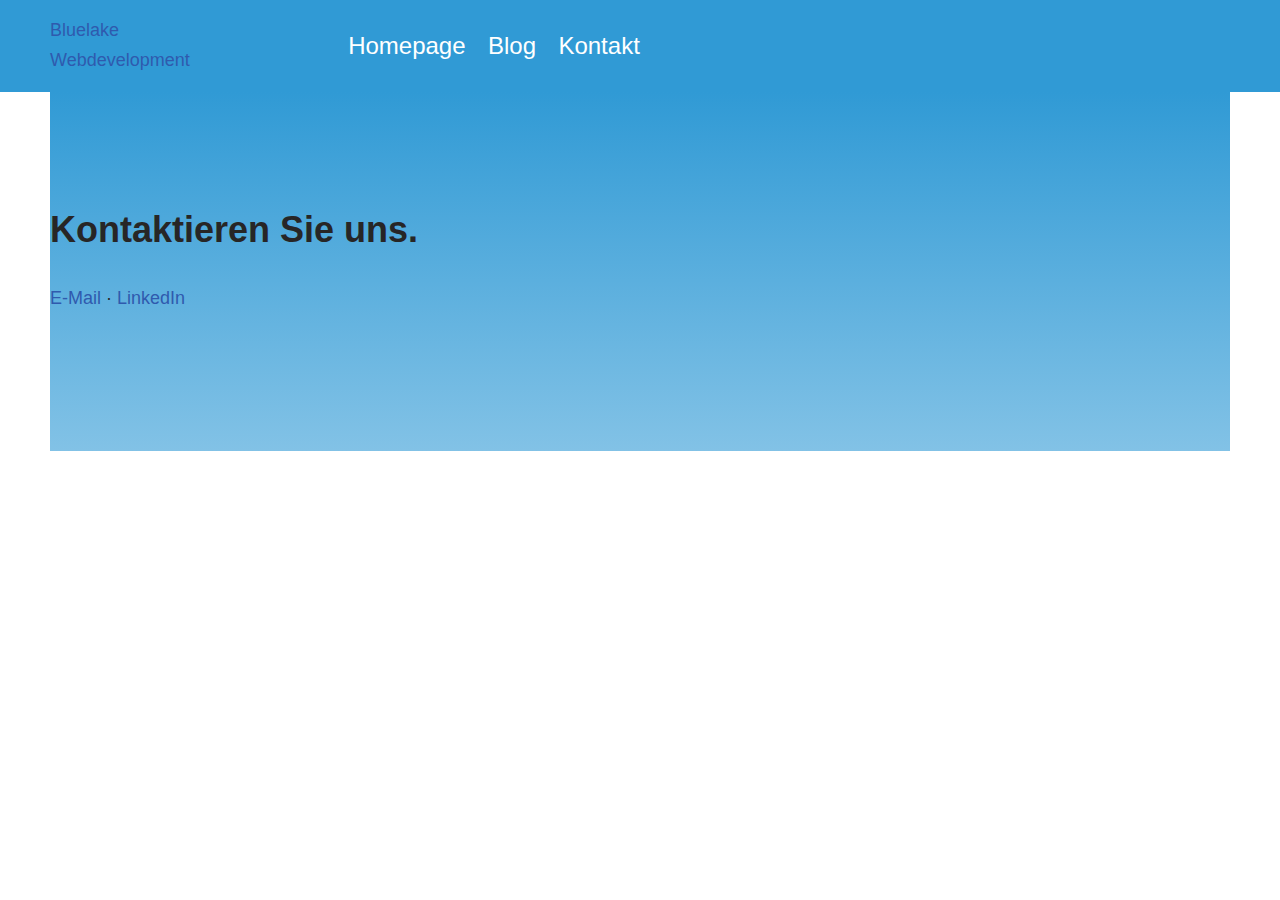
<file: kontakt/index.html>
<!doctype html>
<html lang="de">
<head>
  <meta charset="utf-8">
  <meta name="viewport" content="width=device-width, initial-scale=1">
  <title>Kontakt – Bluelake Webdevelopment</title>
  <link rel="stylesheet" href="/css/style.css">
</head>
<body>
  <header class="site-header">
    <div class="container nav-wrap">
      <a class="logo" href="/">Bluelake Webdevelopment</a>
      <input id="nav-toggle" class="nav-toggle" type="checkbox">
      <label for="nav-toggle" class="hamburger" aria-label="Menü öffnen"><span></span></label>
      <nav class="site-nav" aria-label="Hauptnavigation">
        <a href="/">Homepage</a>
        <a href="/blog/">Blog</a>
        <a href="/kontakt/">Kontakt</a>
      </nav>
    </div>
  </header>

  <main class="container">
    <section class="hero">
      <h1>Kontaktieren Sie uns.</h1>
      <p><a href="mailto:office@bluelake.at">E-Mail</a> · <a href="https://www.linkedin.com" target="_blank" rel="noopener noreferrer">LinkedIn</a></p>
    </section>
  </main>

  <footer class="site-footer">
    <div class="container footer-wrap">
      <div class="footer-links">
        <a href="/agb/">AGB</a>
        <a href="/impressum/">Impressum</a>
      </div>
      <small>© Copyright 2020</small>
    </div>
  </footer>
</body>
</html>
</file>
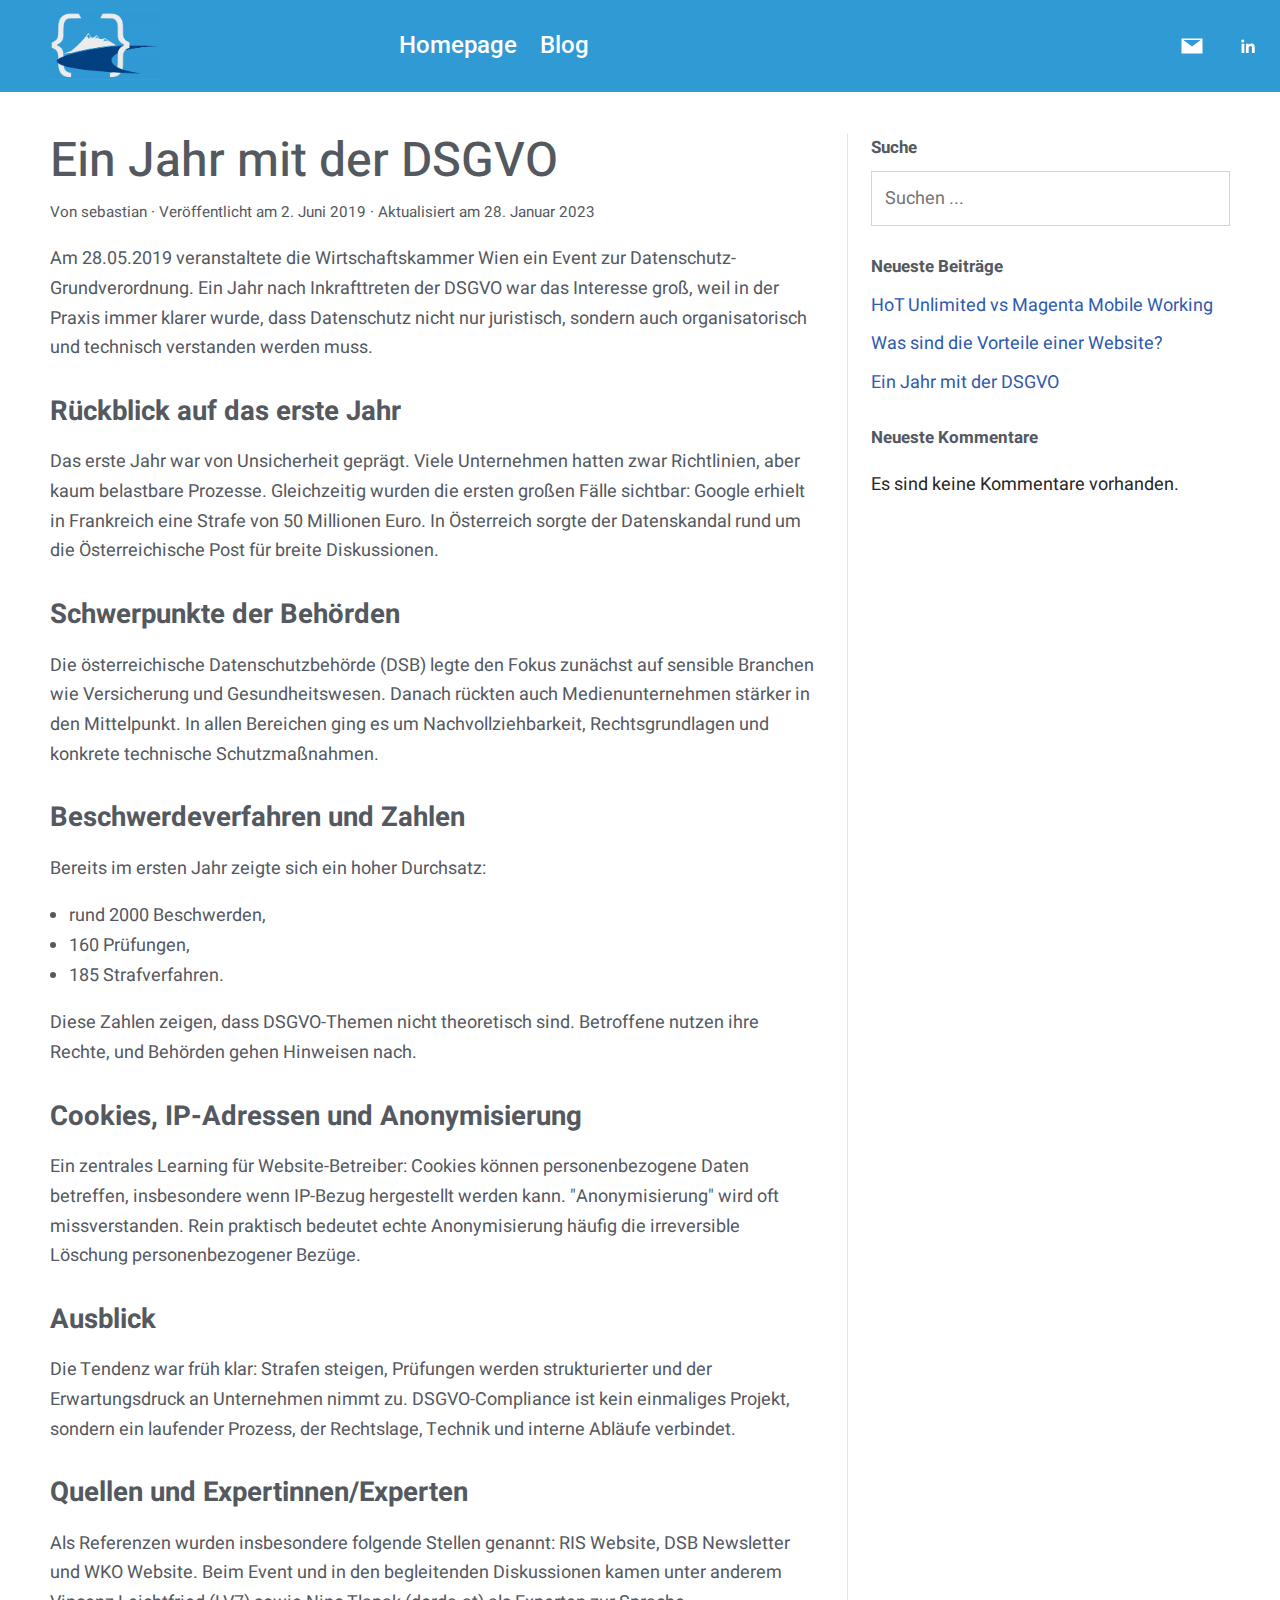
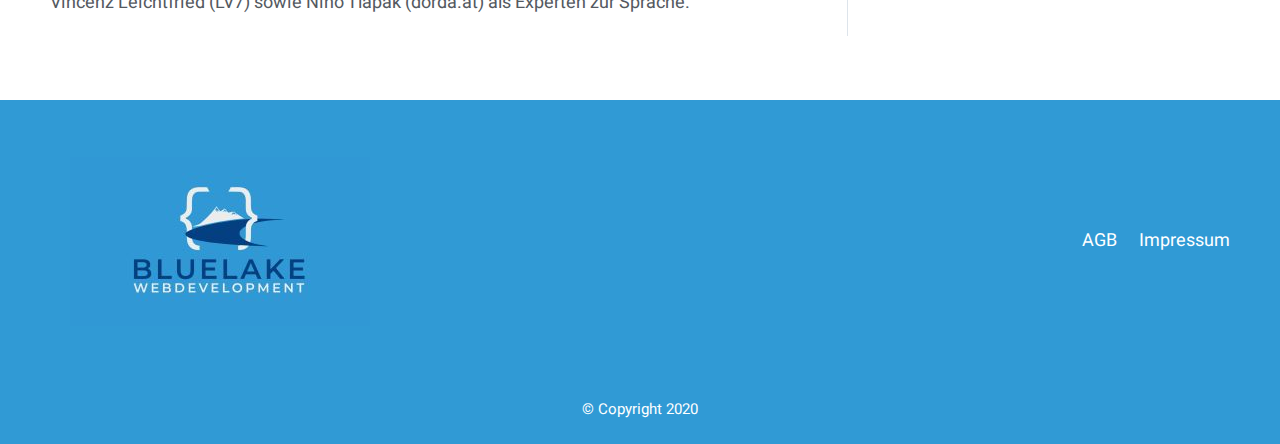
<file: blog/ein-jahr-mit-der-dsgvo/index.html>
<!doctype html>
<html lang="de">
<head>
  <meta charset="utf-8">
  <meta name="viewport" content="width=device-width, initial-scale=1">
  <title>Ein Jahr mit der DSGVO – Bluelake Webdevelopment</title>
  <link rel="preconnect" href="https://fonts.googleapis.com">
  <link rel="preconnect" href="https://fonts.gstatic.com" crossorigin>
  <link href="https://fonts.googleapis.com/css2?family=Heebo:wght@400;500;700&family=Roboto:wght@400;500;700&display=swap" rel="stylesheet">
  <link rel="icon" href="/images/favicon.jpg">
  <link rel="stylesheet" href="/css/style.css">
</head>
<body>
  <header class="site-header">
    <div class="container nav-wrap">
      <a class="logo" href="/" aria-label="Bluelake Startseite">
        <img class="logo-img" src="/images/logo-cropped-300x185-1.png" alt="Bluelake Webdevelopment Logo">
      </a>
      <input id="nav-toggle" class="nav-toggle" type="checkbox">
      <label for="nav-toggle" class="hamburger" aria-label="Menü öffnen"><span></span></label>
      <nav class="site-nav" aria-label="Hauptnavigation">
        <a href="/">Homepage</a>
        <a class="active" href="/blog/">Blog</a>
      </nav>
      <div class="header-social" aria-label="Social Links">
        <a href="mailto:office@bluelake.at" aria-label="E-Mail">
          <svg viewBox="0 0 24 24" aria-hidden="true" focusable="false"><path d="M1.5 4.5h21v15h-21v-15zm1.85 1.5 8.65 6.49L20.65 6H3.35z"/></svg>
        </a>
        <a href="https://www.linkedin.com" target="_blank" rel="noopener noreferrer" aria-label="LinkedIn">
          <svg viewBox="0 0 24 24" aria-hidden="true" focusable="false"><path d="M6.94 8.5A1.56 1.56 0 1 1 6.94 5.4a1.56 1.56 0 0 1 0 3.1zM5.56 9.75h2.77V19H5.56zM10.08 9.75h2.66v1.26h.04c.37-.7 1.28-1.43 2.63-1.43 2.82 0 3.34 1.85 3.34 4.25V19h-2.78v-4.6c0-1.1-.02-2.51-1.53-2.51-1.53 0-1.77 1.2-1.77 2.43V19h-2.78z"/></svg>
        </a>
      </div>
    </div>
  </header>

  <main class="container post-layout">
    <article class="post-content">
      <h1>Ein Jahr mit der DSGVO</h1>
      <div class="post-meta">Von sebastian · Veröffentlicht am 2. Juni 2019 · Aktualisiert am 28. Januar 2023</div>

      <p>Am 28.05.2019 veranstaltete die Wirtschaftskammer Wien ein Event zur Datenschutz-Grundverordnung. Ein Jahr nach Inkrafttreten der DSGVO war das Interesse groß, weil in der Praxis immer klarer wurde, dass Datenschutz nicht nur juristisch, sondern auch organisatorisch und technisch verstanden werden muss.</p>

      <h2>Rückblick auf das erste Jahr</h2>
      <p>Das erste Jahr war von Unsicherheit geprägt. Viele Unternehmen hatten zwar Richtlinien, aber kaum belastbare Prozesse. Gleichzeitig wurden die ersten großen Fälle sichtbar: Google erhielt in Frankreich eine Strafe von 50 Millionen Euro. In Österreich sorgte der Datenskandal rund um die Österreichische Post für breite Diskussionen.</p>

      <h2>Schwerpunkte der Behörden</h2>
      <p>Die österreichische Datenschutzbehörde (DSB) legte den Fokus zunächst auf sensible Branchen wie Versicherung und Gesundheitswesen. Danach rückten auch Medienunternehmen stärker in den Mittelpunkt. In allen Bereichen ging es um Nachvollziehbarkeit, Rechtsgrundlagen und konkrete technische Schutzmaßnahmen.</p>

      <h2>Beschwerdeverfahren und Zahlen</h2>
      <p>Bereits im ersten Jahr zeigte sich ein hoher Durchsatz:</p>
      <ul>
        <li>rund 2000 Beschwerden,</li>
        <li>160 Prüfungen,</li>
        <li>185 Strafverfahren.</li>
      </ul>
      <p>Diese Zahlen zeigen, dass DSGVO-Themen nicht theoretisch sind. Betroffene nutzen ihre Rechte, und Behörden gehen Hinweisen nach.</p>

      <h2>Cookies, IP-Adressen und Anonymisierung</h2>
      <p>Ein zentrales Learning für Website-Betreiber: Cookies können personenbezogene Daten betreffen, insbesondere wenn IP-Bezug hergestellt werden kann. "Anonymisierung" wird oft missverstanden. Rein praktisch bedeutet echte Anonymisierung häufig die irreversible Löschung personenbezogener Bezüge.</p>

      <h2>Ausblick</h2>
      <p>Die Tendenz war früh klar: Strafen steigen, Prüfungen werden strukturierter und der Erwartungsdruck an Unternehmen nimmt zu. DSGVO-Compliance ist kein einmaliges Projekt, sondern ein laufender Prozess, der Rechtslage, Technik und interne Abläufe verbindet.</p>

      <h2>Quellen und Expertinnen/Experten</h2>
      <p>Als Referenzen wurden insbesondere folgende Stellen genannt: RIS Website, DSB Newsletter und WKO Website. Beim Event und in den begleitenden Diskussionen kamen unter anderem Vincenz Leichtfried (LV7) sowie Nino Tlapak (dorda.at) als Experten zur Sprache.</p>
    </article>

    <aside class="sidebar">
      <section class="widget">
        <h3>Suche</h3>
        <input class="search-box" type="search" placeholder="Suchen ..." aria-label="Suche">
      </section>

      <section class="widget">
        <h3>Neueste Beiträge</h3>
        <ul>
          <li><a href="/blog/hot-unlimited-vs-magenta-mobile-working/">HoT Unlimited vs Magenta Mobile Working</a></li>
          <li><a href="/blog/was-sind-die-vorteile-einer-website/">Was sind die Vorteile einer Website?</a></li>
          <li><a href="/blog/ein-jahr-mit-der-dsgvo/">Ein Jahr mit der DSGVO</a></li>
        </ul>
      </section>

      <section class="widget">
        <h3>Neueste Kommentare</h3>
        <p>Es sind keine Kommentare vorhanden.</p>
      </section>
    </aside>
  </main>

  <footer class="site-footer">
    <section class="footer-main">
      <div class="container footer-main-wrap">
        <div class="footer-brand">
          <img src="/images/scrArtboard-1-scaled-1-300x169.jpg" alt="Bluelake Illustration">
        </div>
        <div class="footer-spacer" aria-hidden="true"></div>
        <div class="footer-links">
          <a href="/agb/">AGB</a>
          <a href="/impressum/">Impressum</a>
        </div>
      </div>
    </section>
    <section class="footer-bottom">
      <div class="container footer-bottom-wrap">
        <small>© Copyright 2020</small>
      </div>
    </section>
  </footer>
</body>
</html>
</file>
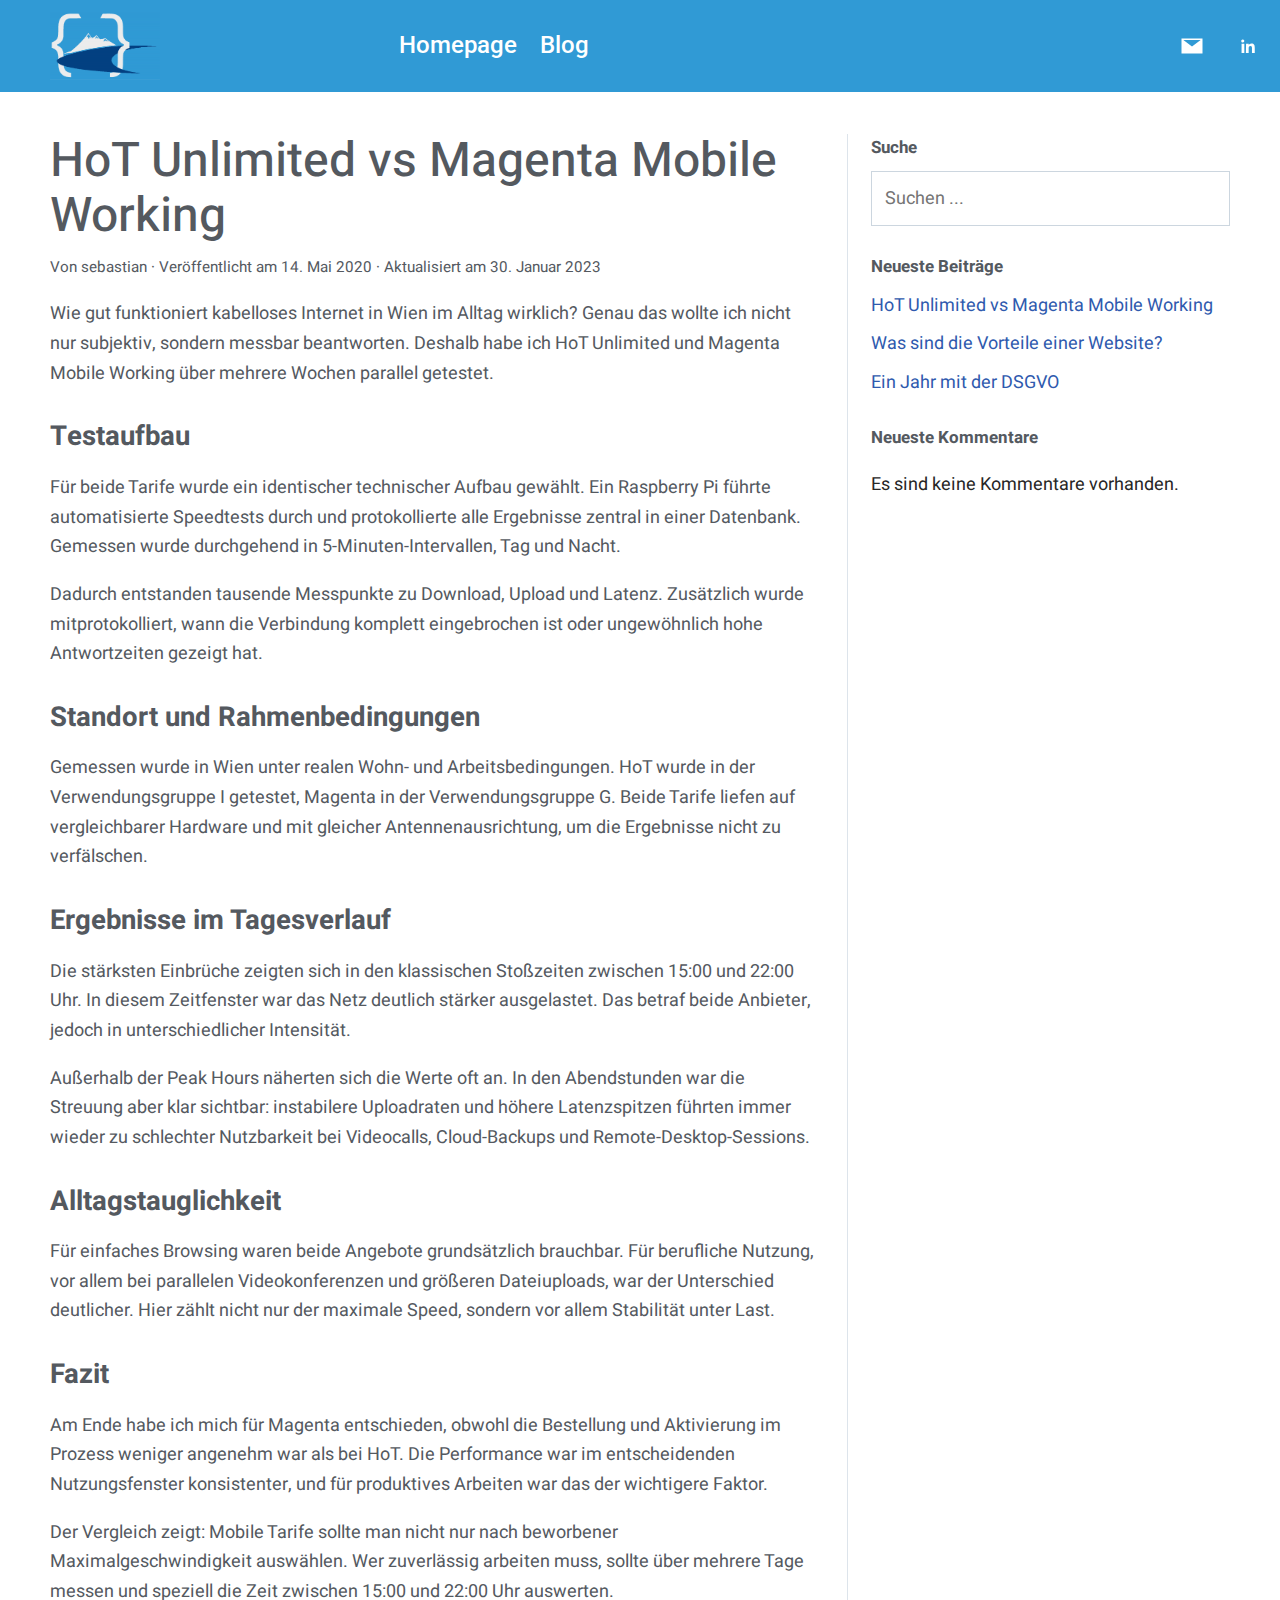
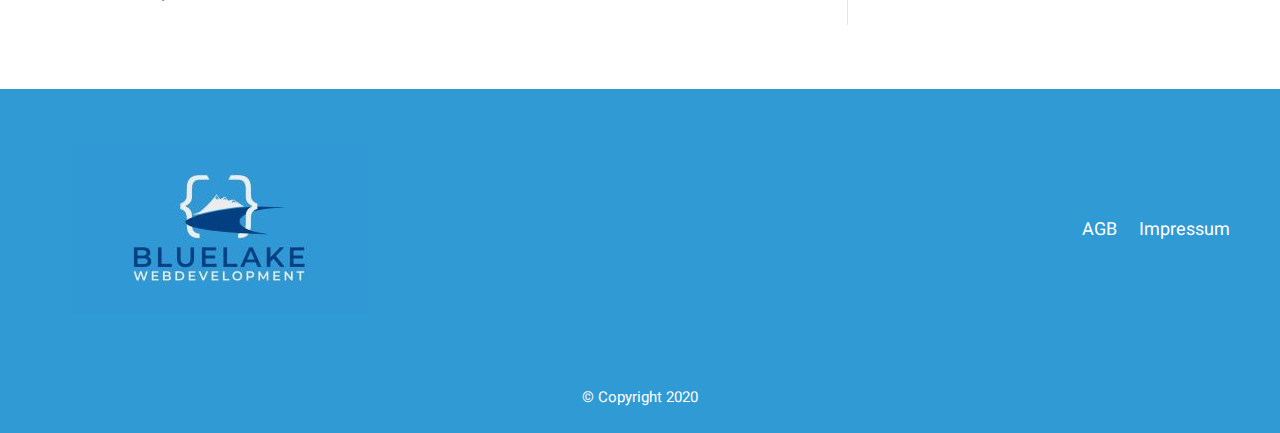
<file: blog/hot-unlimited-vs-magenta-mobile-working/index.html>
<!doctype html>
<html lang="de">
<head>
  <meta charset="utf-8">
  <meta name="viewport" content="width=device-width, initial-scale=1">
  <title>HoT Unlimited vs Magenta Mobile Working – Bluelake Webdevelopment</title>
  <link rel="preconnect" href="https://fonts.googleapis.com">
  <link rel="preconnect" href="https://fonts.gstatic.com" crossorigin>
  <link href="https://fonts.googleapis.com/css2?family=Heebo:wght@400;500;700&family=Roboto:wght@400;500;700&display=swap" rel="stylesheet">
  <link rel="icon" href="/images/favicon.jpg">
  <link rel="stylesheet" href="/css/style.css">
</head>
<body>
  <header class="site-header">
    <div class="container nav-wrap">
      <a class="logo" href="/" aria-label="Bluelake Startseite">
        <img class="logo-img" src="/images/logo-cropped-300x185-1.png" alt="Bluelake Webdevelopment Logo">
      </a>
      <input id="nav-toggle" class="nav-toggle" type="checkbox">
      <label for="nav-toggle" class="hamburger" aria-label="Menü öffnen"><span></span></label>
      <nav class="site-nav" aria-label="Hauptnavigation">
        <a href="/">Homepage</a>
        <a class="active" href="/blog/">Blog</a>
      </nav>
      <div class="header-social" aria-label="Social Links">
        <a href="mailto:office@bluelake.at" aria-label="E-Mail">
          <svg viewBox="0 0 24 24" aria-hidden="true" focusable="false"><path d="M1.5 4.5h21v15h-21v-15zm1.85 1.5 8.65 6.49L20.65 6H3.35z"/></svg>
        </a>
        <a href="https://www.linkedin.com" target="_blank" rel="noopener noreferrer" aria-label="LinkedIn">
          <svg viewBox="0 0 24 24" aria-hidden="true" focusable="false"><path d="M6.94 8.5A1.56 1.56 0 1 1 6.94 5.4a1.56 1.56 0 0 1 0 3.1zM5.56 9.75h2.77V19H5.56zM10.08 9.75h2.66v1.26h.04c.37-.7 1.28-1.43 2.63-1.43 2.82 0 3.34 1.85 3.34 4.25V19h-2.78v-4.6c0-1.1-.02-2.51-1.53-2.51-1.53 0-1.77 1.2-1.77 2.43V19h-2.78z"/></svg>
        </a>
      </div>
    </div>
  </header>

  <main class="container post-layout">
    <article class="post-content">
      <h1>HoT Unlimited vs Magenta Mobile Working</h1>
      <div class="post-meta">Von sebastian · Veröffentlicht am 14. Mai 2020 · Aktualisiert am 30. Januar 2023</div>

      <p>Wie gut funktioniert kabelloses Internet in Wien im Alltag wirklich? Genau das wollte ich nicht nur subjektiv, sondern messbar beantworten. Deshalb habe ich HoT Unlimited und Magenta Mobile Working über mehrere Wochen parallel getestet.</p>

      <h2>Testaufbau</h2>
      <p>Für beide Tarife wurde ein identischer technischer Aufbau gewählt. Ein Raspberry Pi führte automatisierte Speedtests durch und protokollierte alle Ergebnisse zentral in einer Datenbank. Gemessen wurde durchgehend in 5-Minuten-Intervallen, Tag und Nacht.</p>
      <p>Dadurch entstanden tausende Messpunkte zu Download, Upload und Latenz. Zusätzlich wurde mitprotokolliert, wann die Verbindung komplett eingebrochen ist oder ungewöhnlich hohe Antwortzeiten gezeigt hat.</p>

      <h2>Standort und Rahmenbedingungen</h2>
      <p>Gemessen wurde in Wien unter realen Wohn- und Arbeitsbedingungen. HoT wurde in der Verwendungsgruppe I getestet, Magenta in der Verwendungsgruppe G. Beide Tarife liefen auf vergleichbarer Hardware und mit gleicher Antennenausrichtung, um die Ergebnisse nicht zu verfälschen.</p>

      <h2>Ergebnisse im Tagesverlauf</h2>
      <p>Die stärksten Einbrüche zeigten sich in den klassischen Stoßzeiten zwischen 15:00 und 22:00 Uhr. In diesem Zeitfenster war das Netz deutlich stärker ausgelastet. Das betraf beide Anbieter, jedoch in unterschiedlicher Intensität.</p>
      <p>Außerhalb der Peak Hours näherten sich die Werte oft an. In den Abendstunden war die Streuung aber klar sichtbar: instabilere Uploadraten und höhere Latenzspitzen führten immer wieder zu schlechter Nutzbarkeit bei Videocalls, Cloud-Backups und Remote-Desktop-Sessions.</p>

      <h2>Alltagstauglichkeit</h2>
      <p>Für einfaches Browsing waren beide Angebote grundsätzlich brauchbar. Für berufliche Nutzung, vor allem bei parallelen Videokonferenzen und größeren Dateiuploads, war der Unterschied deutlicher. Hier zählt nicht nur der maximale Speed, sondern vor allem Stabilität unter Last.</p>

      <h2>Fazit</h2>
      <p>Am Ende habe ich mich für Magenta entschieden, obwohl die Bestellung und Aktivierung im Prozess weniger angenehm war als bei HoT. Die Performance war im entscheidenden Nutzungsfenster konsistenter, und für produktives Arbeiten war das der wichtigere Faktor.</p>
      <p>Der Vergleich zeigt: Mobile Tarife sollte man nicht nur nach beworbener Maximalgeschwindigkeit auswählen. Wer zuverlässig arbeiten muss, sollte über mehrere Tage messen und speziell die Zeit zwischen 15:00 und 22:00 Uhr auswerten.</p>
    </article>

    <aside class="sidebar">
      <section class="widget">
        <h3>Suche</h3>
        <input class="search-box" type="search" placeholder="Suchen ..." aria-label="Suche">
      </section>

      <section class="widget">
        <h3>Neueste Beiträge</h3>
        <ul>
          <li><a href="/blog/hot-unlimited-vs-magenta-mobile-working/">HoT Unlimited vs Magenta Mobile Working</a></li>
          <li><a href="/blog/was-sind-die-vorteile-einer-website/">Was sind die Vorteile einer Website?</a></li>
          <li><a href="/blog/ein-jahr-mit-der-dsgvo/">Ein Jahr mit der DSGVO</a></li>
        </ul>
      </section>

      <section class="widget">
        <h3>Neueste Kommentare</h3>
        <p>Es sind keine Kommentare vorhanden.</p>
      </section>
    </aside>
  </main>

  <footer class="site-footer">
    <section class="footer-main">
      <div class="container footer-main-wrap">
        <div class="footer-brand">
          <img src="/images/scrArtboard-1-scaled-1-300x169.jpg" alt="Bluelake Illustration">
        </div>
        <div class="footer-spacer" aria-hidden="true"></div>
        <div class="footer-links">
          <a href="/agb/">AGB</a>
          <a href="/impressum/">Impressum</a>
        </div>
      </div>
    </section>
    <section class="footer-bottom">
      <div class="container footer-bottom-wrap">
        <small>© Copyright 2020</small>
      </div>
    </section>
  </footer>
</body>
</html>
</file>
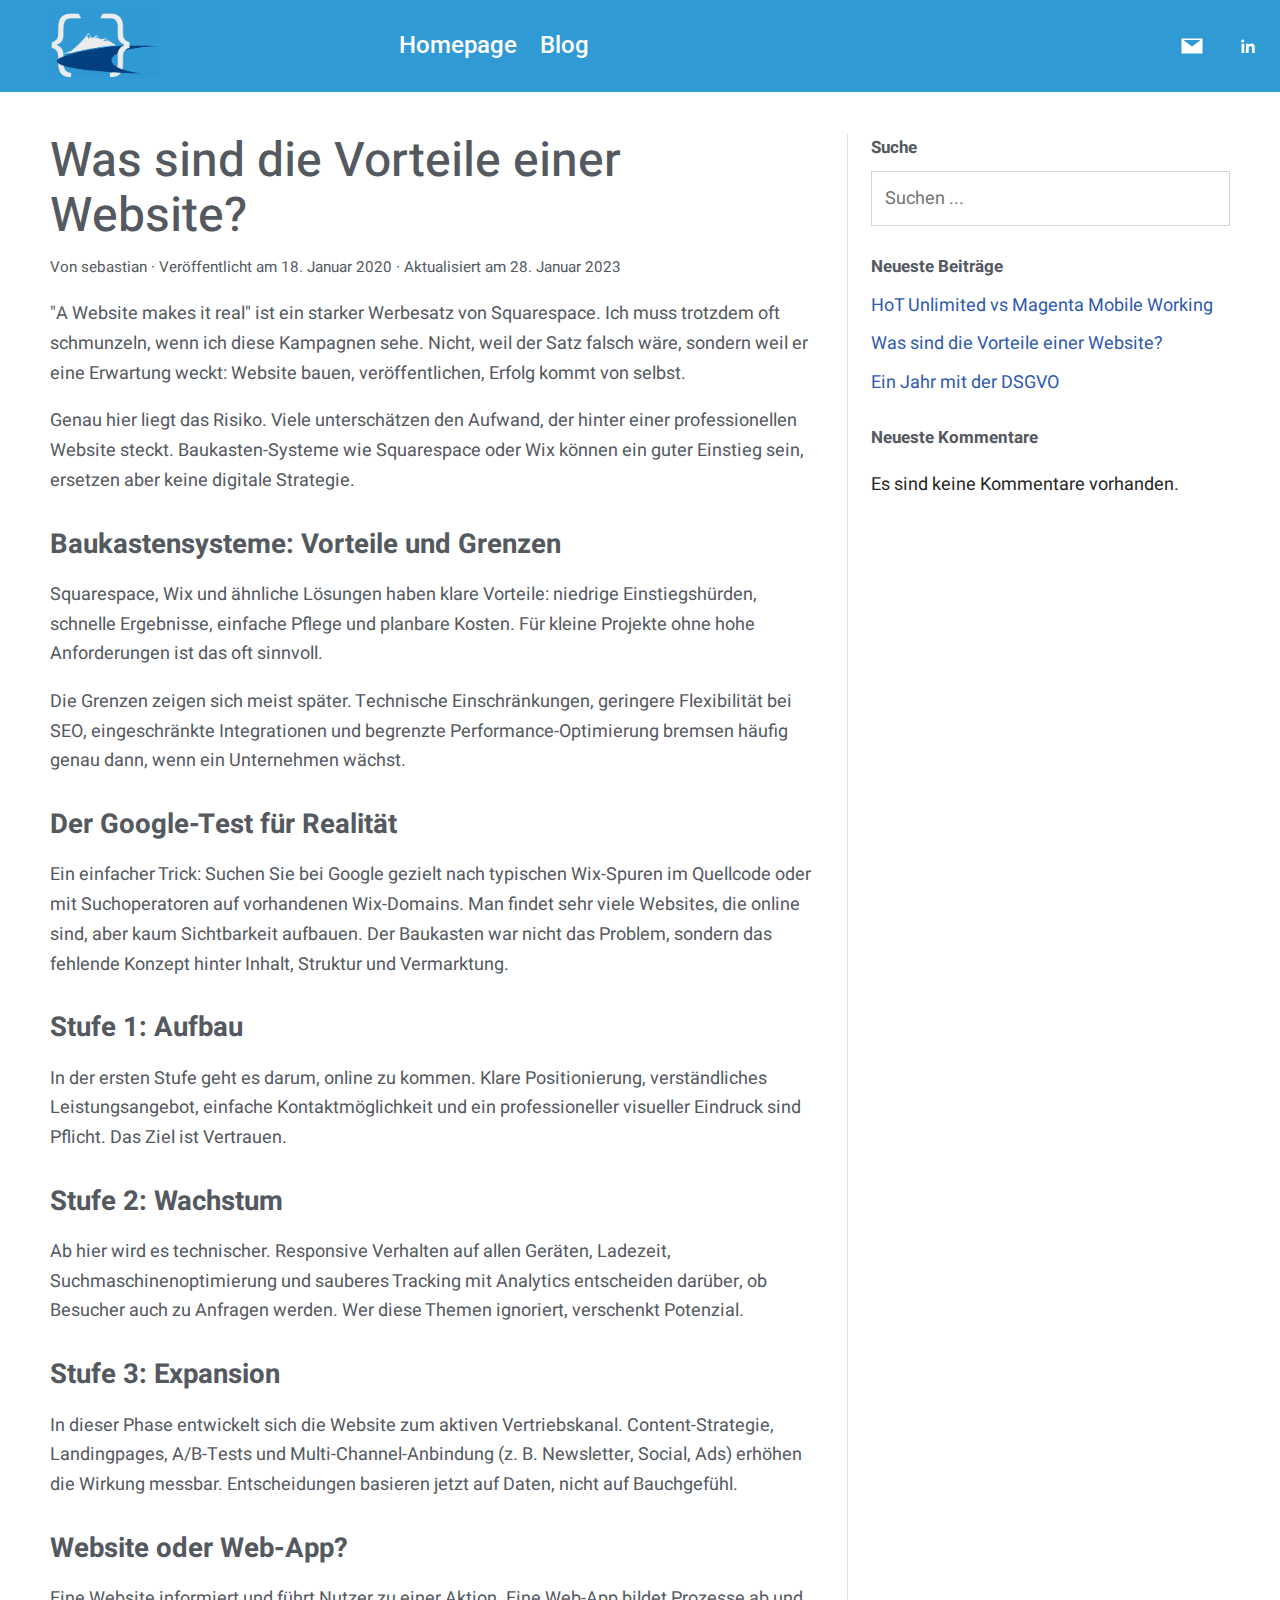
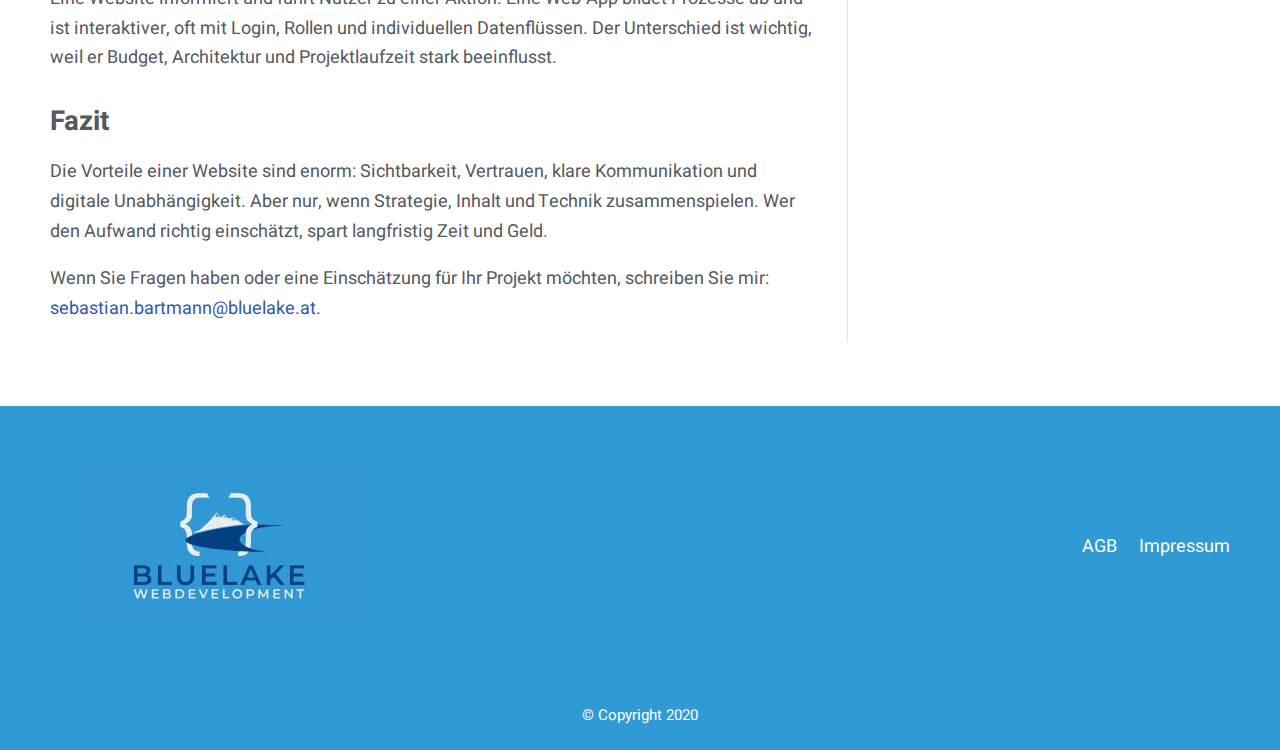
<file: blog/was-sind-die-vorteile-einer-website/index.html>
<!doctype html>
<html lang="de">
<head>
  <meta charset="utf-8">
  <meta name="viewport" content="width=device-width, initial-scale=1">
  <title>Was sind die Vorteile einer Website? – Bluelake Webdevelopment</title>
  <link rel="preconnect" href="https://fonts.googleapis.com">
  <link rel="preconnect" href="https://fonts.gstatic.com" crossorigin>
  <link href="https://fonts.googleapis.com/css2?family=Heebo:wght@400;500;700&family=Roboto:wght@400;500;700&display=swap" rel="stylesheet">
  <link rel="icon" href="/images/favicon.jpg">
  <link rel="stylesheet" href="/css/style.css">
</head>
<body>
  <header class="site-header">
    <div class="container nav-wrap">
      <a class="logo" href="/" aria-label="Bluelake Startseite">
        <img class="logo-img" src="/images/logo-cropped-300x185-1.png" alt="Bluelake Webdevelopment Logo">
      </a>
      <input id="nav-toggle" class="nav-toggle" type="checkbox">
      <label for="nav-toggle" class="hamburger" aria-label="Menü öffnen"><span></span></label>
      <nav class="site-nav" aria-label="Hauptnavigation">
        <a href="/">Homepage</a>
        <a class="active" href="/blog/">Blog</a>
      </nav>
      <div class="header-social" aria-label="Social Links">
        <a href="mailto:office@bluelake.at" aria-label="E-Mail">
          <svg viewBox="0 0 24 24" aria-hidden="true" focusable="false"><path d="M1.5 4.5h21v15h-21v-15zm1.85 1.5 8.65 6.49L20.65 6H3.35z"/></svg>
        </a>
        <a href="https://www.linkedin.com" target="_blank" rel="noopener noreferrer" aria-label="LinkedIn">
          <svg viewBox="0 0 24 24" aria-hidden="true" focusable="false"><path d="M6.94 8.5A1.56 1.56 0 1 1 6.94 5.4a1.56 1.56 0 0 1 0 3.1zM5.56 9.75h2.77V19H5.56zM10.08 9.75h2.66v1.26h.04c.37-.7 1.28-1.43 2.63-1.43 2.82 0 3.34 1.85 3.34 4.25V19h-2.78v-4.6c0-1.1-.02-2.51-1.53-2.51-1.53 0-1.77 1.2-1.77 2.43V19h-2.78z"/></svg>
        </a>
      </div>
    </div>
  </header>

  <main class="container post-layout">
    <article class="post-content">
      <h1>Was sind die Vorteile einer Website?</h1>
      <div class="post-meta">Von sebastian · Veröffentlicht am 18. Januar 2020 · Aktualisiert am 28. Januar 2023</div>

      <p>"A Website makes it real" ist ein starker Werbesatz von Squarespace. Ich muss trotzdem oft schmunzeln, wenn ich diese Kampagnen sehe. Nicht, weil der Satz falsch wäre, sondern weil er eine Erwartung weckt: Website bauen, veröffentlichen, Erfolg kommt von selbst.</p>
      <p>Genau hier liegt das Risiko. Viele unterschätzen den Aufwand, der hinter einer professionellen Website steckt. Baukasten-Systeme wie Squarespace oder Wix können ein guter Einstieg sein, ersetzen aber keine digitale Strategie.</p>

      <h2>Baukastensysteme: Vorteile und Grenzen</h2>
      <p>Squarespace, Wix und ähnliche Lösungen haben klare Vorteile: niedrige Einstiegshürden, schnelle Ergebnisse, einfache Pflege und planbare Kosten. Für kleine Projekte ohne hohe Anforderungen ist das oft sinnvoll.</p>
      <p>Die Grenzen zeigen sich meist später. Technische Einschränkungen, geringere Flexibilität bei SEO, eingeschränkte Integrationen und begrenzte Performance-Optimierung bremsen häufig genau dann, wenn ein Unternehmen wächst.</p>

      <h2>Der Google-Test für Realität</h2>
      <p>Ein einfacher Trick: Suchen Sie bei Google gezielt nach typischen Wix-Spuren im Quellcode oder mit Suchoperatoren auf vorhandenen Wix-Domains. Man findet sehr viele Websites, die online sind, aber kaum Sichtbarkeit aufbauen. Der Baukasten war nicht das Problem, sondern das fehlende Konzept hinter Inhalt, Struktur und Vermarktung.</p>

      <h2>Stufe 1: Aufbau</h2>
      <p>In der ersten Stufe geht es darum, online zu kommen. Klare Positionierung, verständliches Leistungsangebot, einfache Kontaktmöglichkeit und ein professioneller visueller Eindruck sind Pflicht. Das Ziel ist Vertrauen.</p>

      <h2>Stufe 2: Wachstum</h2>
      <p>Ab hier wird es technischer. Responsive Verhalten auf allen Geräten, Ladezeit, Suchmaschinenoptimierung und sauberes Tracking mit Analytics entscheiden darüber, ob Besucher auch zu Anfragen werden. Wer diese Themen ignoriert, verschenkt Potenzial.</p>

      <h2>Stufe 3: Expansion</h2>
      <p>In dieser Phase entwickelt sich die Website zum aktiven Vertriebskanal. Content-Strategie, Landingpages, A/B-Tests und Multi-Channel-Anbindung (z. B. Newsletter, Social, Ads) erhöhen die Wirkung messbar. Entscheidungen basieren jetzt auf Daten, nicht auf Bauchgefühl.</p>

      <h2>Website oder Web-App?</h2>
      <p>Eine Website informiert und führt Nutzer zu einer Aktion. Eine Web-App bildet Prozesse ab und ist interaktiver, oft mit Login, Rollen und individuellen Datenflüssen. Der Unterschied ist wichtig, weil er Budget, Architektur und Projektlaufzeit stark beeinflusst.</p>

      <h2>Fazit</h2>
      <p>Die Vorteile einer Website sind enorm: Sichtbarkeit, Vertrauen, klare Kommunikation und digitale Unabhängigkeit. Aber nur, wenn Strategie, Inhalt und Technik zusammenspielen. Wer den Aufwand richtig einschätzt, spart langfristig Zeit und Geld.</p>
      <p>Wenn Sie Fragen haben oder eine Einschätzung für Ihr Projekt möchten, schreiben Sie mir: <a href="mailto:sebastian.bartmann@bluelake.at">sebastian.bartmann@bluelake.at</a>.</p>
    </article>

    <aside class="sidebar">
      <section class="widget">
        <h3>Suche</h3>
        <input class="search-box" type="search" placeholder="Suchen ..." aria-label="Suche">
      </section>

      <section class="widget">
        <h3>Neueste Beiträge</h3>
        <ul>
          <li><a href="/blog/hot-unlimited-vs-magenta-mobile-working/">HoT Unlimited vs Magenta Mobile Working</a></li>
          <li><a href="/blog/was-sind-die-vorteile-einer-website/">Was sind die Vorteile einer Website?</a></li>
          <li><a href="/blog/ein-jahr-mit-der-dsgvo/">Ein Jahr mit der DSGVO</a></li>
        </ul>
      </section>

      <section class="widget">
        <h3>Neueste Kommentare</h3>
        <p>Es sind keine Kommentare vorhanden.</p>
      </section>
    </aside>
  </main>

  <footer class="site-footer">
    <section class="footer-main">
      <div class="container footer-main-wrap">
        <div class="footer-brand">
          <img src="/images/scrArtboard-1-scaled-1-300x169.jpg" alt="Bluelake Illustration">
        </div>
        <div class="footer-spacer" aria-hidden="true"></div>
        <div class="footer-links">
          <a href="/agb/">AGB</a>
          <a href="/impressum/">Impressum</a>
        </div>
      </div>
    </section>
    <section class="footer-bottom">
      <div class="container footer-bottom-wrap">
        <small>© Copyright 2020</small>
      </div>
    </section>
  </footer>
</body>
</html>
</file>
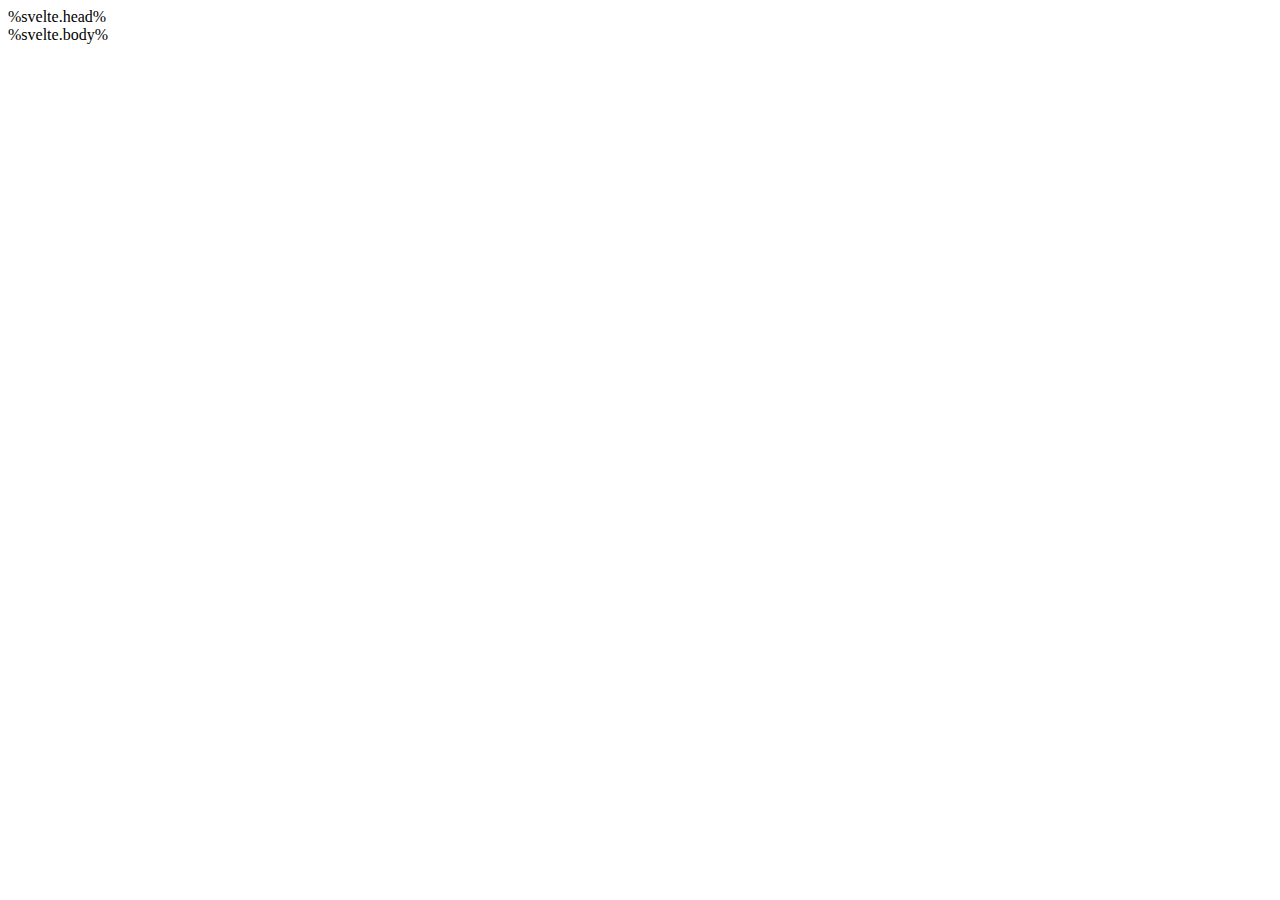
<file: src/app.html>
<!DOCTYPE html>
<html lang="en">

<head>
	<meta charset="utf-8" />
	<script>
		window.dataPlayer = window.dataPlayer || [];
	</script>
	<!-- Google Tag Manager -->
	<script>(function (w, d, s, l, i) {
			w[l] = w[l] || []; w[l].push({
				'gtm.start':
					new Date().getTime(), event: 'gtm.js'
			}); var f = d.getElementsByTagName(s)[0],
				j = d.createElement(s), dl = l != 'dataLayer' ? '&l=' + l : ''; j.async = true; j.src =
					'https://www.googletagmanager.com/gtm.js?id=' + i + dl; f.parentNode.insertBefore(j, f);
		})(window, document, 'script', 'dataPlayer', 'GTM-M5MHH2T');</script>
	<!-- End Google Tag Manager -->
	<link rel="icon" href="/favicon.jpg" />
	<meta name="viewport" content="width=device-width, initial-scale=1" />
	<meta name="description" content="climbing the red mountain">

	<title>bluelake</title>
	%svelte.head%
</head>

<body class="bg-primary text-white">
	<!-- Google Tag Manager (noscript) -->
	<noscript><iframe src="https://www.googletagmanager.com/ns.html?id=GTM-M5MHH2T" height="0" width="0"
			style="display:none;visibility:hidden"></iframe></noscript>
	<!-- End Google Tag Manager (noscript) -->

	<div id="svelte">%svelte.body%</div>
</body>

</html>
</file>
<file: css/style.css>
:root {
  --bg: #ffffff;
  --text: #272626;
  --heading: #54595f;
  --accent: #2f5aae;
  --hero-start: #309ad5;
  --hero-end: #82c2e6;
  --gray-section: #f2f4f6;
  --button-hover: #d56b30;
  --footer-bg: #309ad5;
  --footer-text: #ffffff;
  --line: #d8dee6;
  --max-width: 1180px;
}

* {
  box-sizing: border-box;
}

html,
body {
  margin: 0;
  padding: 0;
}

body {
  background: var(--bg);
  color: var(--text);
  font-family: "Heebo", sans-serif;
  font-size: 18px;
  line-height: 1.65;
}

a {
  color: var(--accent);
  text-decoration: none;
}

a:hover {
  color: var(--button-hover);
}

img {
  display: block;
  max-width: 100%;
}

.container {
  width: min(100% - 2.4rem, var(--max-width));
  margin-inline: auto;
}

.site-header {
  background: #309ad5;
  position: sticky;
  top: 0;
  z-index: 100;
}

.nav-wrap {
  min-height: 92px;
  display: grid;
  grid-template-columns: 10% 52% 38%;
  align-items: center;
  gap: 1.2rem;
}

.logo {
  display: inline-flex;
  align-items: center;
}

.logo-img {
  max-width: 110px;
  width: 100%;
  height: auto;
}

.nav-toggle {
  display: none;
}

.hamburger {
  display: none;
  width: 42px;
  height: 42px;
  border: 1px solid #024081;
  border-radius: 6px;
  background: #024081;
  align-items: center;
  justify-content: center;
  cursor: pointer;
}

.hamburger span,
.hamburger span::before,
.hamburger span::after {
  position: relative;
  display: block;
  width: 18px;
  height: 2px;
  background: #ffffff;
  content: "";
  transition: transform 0.2s ease, opacity 0.2s ease;
}

.hamburger span::before {
  position: absolute;
  top: -6px;
  left: 0;
}

.hamburger span::after {
  position: absolute;
  top: 6px;
  left: 0;
}

.site-nav {
  display: flex;
  align-items: center;
  justify-content: center;
  gap: 1.4rem;
}

.site-nav a {
  color: #ffffff;
  font-family: "Roboto", sans-serif;
  font-size: 24px;
  font-weight: 500;
}

.site-nav a.active,
.site-nav a:hover {
  color: #ffffff;
}

.header-social {
  display: flex;
  justify-content: flex-end;
  align-items: center;
  gap: 1rem;
}

.header-social a {
  color: #ffffff;
  display: inline-flex;
  align-items: center;
  justify-content: center;
  width: 40px;
  height: 40px;
}

.header-social a:hover {
  color: #ffffff;
  opacity: 0.82;
}

.header-social svg {
  width: 24px;
  height: 24px;
  fill: currentColor;
}

.hero {
  position: relative;
  overflow: hidden;
  background: linear-gradient(180deg, var(--hero-start) 0%, var(--hero-end) 100%);
  padding: 84px 0 120px;
}

.hero-grid {
  display: grid;
  grid-template-columns: 1fr minmax(280px, 510px);
  gap: 2.7rem;
  align-items: center;
}

.hero-copy h1 {
  margin: 0;
  color: #ffffff;
  font-size: 53px;
  line-height: 1.08;
  font-weight: 400;
}

.hero-copy p {
  margin: 1.1rem 0 0;
  max-width: 640px;
  color: #ffffff;
}

.button {
  display: inline-block;
  border-radius: 4px;
  padding: 0.82rem 1.45rem;
  margin-top: 1.35rem;
  font-size: 1rem;
  font-weight: 500;
  border: 2px solid transparent;
  transition: background-color 0.2s ease, border-color 0.2s ease, color 0.2s ease;
}

.button-outline {
  border-color: #ffffff;
  color: #ffffff;
  background: transparent;
}

.button-outline:hover {
  background: var(--button-hover);
  border-color: var(--button-hover);
  color: #ffffff;
}

.button-solid {
  border-color: var(--accent);
  color: #ffffff;
  background: var(--accent);
}

.button-solid:hover {
  border-color: var(--button-hover);
  background: var(--button-hover);
  color: #ffffff;
}

.hero-media img {
  border-radius: 14px;
  box-shadow: 0 16px 38px rgba(15, 43, 79, 0.35);
}

.hero-divider {
  position: absolute;
  bottom: 0;
  left: 0;
  width: 100%;
  line-height: 0;
  transform: rotate(180deg);
}

.hero-divider svg path {
  fill: #ffffff;
}

.section,
.tools-section,
.subtitle-section {
  padding: 80px 0;
}

.section h2,
.section h3,
.tools-section h2,
.tools-section h3,
.subtitle-section h2,
.blog-hero h1,
.page-hero h1,
.post-content h1,
.legal h1,
.post-content h2,
.legal h2 {
  color: var(--heading);
}

.section h2,
.tools-section h2,
.subtitle-section h2 {
  margin: 0 0 0.85rem;
  line-height: 1.2;
  font-weight: 500;
  font-size: clamp(1.8rem, 3.1vw, 2.55rem);
}

.section h3,
.tools-section h3 {
  margin: 0 0 1rem;
  line-height: 1.35;
  font-size: clamp(1.16rem, 2.1vw, 1.38rem);
  font-weight: 500;
}

.section p,
.tools-section p,
.subtitle-section p,
.blog-hero p,
.page-hero p,
.post-content p,
.post-content li,
.legal p,
.legal li,
.post-meta {
  color: var(--heading);
}

.centered {
  text-align: center;
}

.subtitle-section {
  background: #ffffff;
}

.subtitle-section h2 {
  margin: 0 auto;
  max-width: 940px;
  font-size: clamp(1.45rem, 2.7vw, 2.2rem);
}

.ticker {
  background: #ffffff;
  border-top: 1px solid var(--line);
  border-bottom: 1px solid var(--line);
  overflow: hidden;
  white-space: nowrap;
  padding: 0.95rem 0;
}

.ticker-track {
  display: inline-block;
  min-width: 220%;
  animation: ticker 28s linear infinite;
  color: var(--heading);
  font-weight: 500;
  letter-spacing: 0.03em;
}

.ticker-track span {
  margin-right: 1.5rem;
}

@keyframes ticker {
  0% {
    transform: translateX(0);
  }

  100% {
    transform: translateX(-50%);
  }
}

.two-col {
  display: grid;
  grid-template-columns: 1fr 1fr;
  gap: 2.4rem;
  align-items: center;
}

.two-col-reverse > :first-child {
  order: 1;
}

.two-col-reverse > :last-child {
  order: 2;
}

.two-col .text-block p + p {
  margin-top: 1rem;
}

.section-image {
  border-radius: 8px;
}

.team-note {
  margin-top: 1.4rem;
  padding-top: 1.3rem;
  border-top: 1px solid var(--line);
}

.tools-section {
  background: var(--gray-section);
}

.tools-grid {
  margin-top: 2rem;
  display: flex;
  justify-content: center;
  gap: 1.5rem;
  flex-wrap: wrap;
}

.tool-logo {
  width: min(100%, 320px);
  min-height: 180px;
  display: flex;
  align-items: center;
  justify-content: center;
  background: #ffffff;
  border: 1px solid #dde4eb;
  border-radius: 8px;
  box-shadow: 0 12px 26px rgba(0, 0, 0, 0.12);
  padding: 1.1rem;
}

.quote-text {
  margin-top: 1.4rem;
  border-left: 3px solid #d7dee7;
  padding-left: 1rem;
  font-style: italic;
}

.blog-hero,
.page-hero {
  padding: 72px 0 56px;
}

.blog-hero h1,
.page-hero h1,
.post-content h1 {
  margin: 0;
  line-height: 1.15;
  font-weight: 500;
  font-size: clamp(2rem, 4vw, 3rem);
}

.blog-hero p,
.page-hero p {
  max-width: 860px;
  margin: 1rem 0 0;
}

.blog-list-section {
  padding-top: 0;
}

.blog-grid {
  display: grid;
  grid-template-columns: repeat(3, minmax(0, 1fr));
  gap: 1.4rem;
}

.card {
  background: #ffffff;
  border: 1px solid #dce4ec;
  border-radius: 6px;
  padding: 1.25rem;
  box-shadow: 0 9px 24px rgba(0, 0, 0, 0.06);
  transition: transform 0.2s ease, box-shadow 0.2s ease;
}

.card:hover {
  transform: translateY(-3px);
  box-shadow: 0 12px 28px rgba(0, 0, 0, 0.1);
}

.card .meta,
.card .details {
  color: #6b7782;
  font-size: 0.9rem;
}

.card h3 {
  margin: 0.45rem 0 0.6rem;
  color: var(--heading);
  line-height: 1.25;
  font-size: 1.35rem;
}

.card p {
  margin: 0;
}

.post-layout {
  display: grid;
  grid-template-columns: minmax(0, 2fr) minmax(260px, 1fr);
  gap: 2rem;
  padding: 2.6rem 0 4rem;
}

.post-meta {
  margin-top: 0.7rem;
  margin-bottom: 1.2rem;
  font-size: 0.95rem;
}

.post-content h2,
.legal h2 {
  margin-top: 2rem;
  margin-bottom: 0.45rem;
  line-height: 1.25;
  font-size: clamp(1.3rem, 2.25vw, 1.72rem);
}

.post-content ul,
.post-content ol,
.legal ul,
.legal ol {
  padding-left: 1.2rem;
}

.sidebar {
  border-left: 1px solid #dde4eb;
  padding-left: 1.4rem;
}

.widget {
  margin-bottom: 1.7rem;
}

.widget h3 {
  margin: 0 0 0.6rem;
  color: var(--heading);
  font-size: 1.06rem;
}

.widget ul {
  margin: 0;
  padding: 0;
  list-style: none;
}

.widget li {
  margin-bottom: 0.55rem;
}

.search-box {
  width: 100%;
  font: inherit;
  color: var(--text);
  background: #ffffff;
  border: 1px solid #ccd6df;
  padding: 0.72rem 0.82rem;
}

.legal {
  padding: 2.7rem 0 4rem;
}

.legal h1 {
  margin-top: 0;
  margin-bottom: 1rem;
  line-height: 1.15;
}

.site-footer {
  color: var(--footer-text);
}

.footer-main,
.footer-bottom {
  background: #309ad5;
}

.footer-main {
  position: relative;
  overflow: hidden;
  padding: 2.3rem 0 2rem;
}

.footer-main-wrap {
  display: grid;
  grid-template-columns: 1fr 1fr 1fr;
  align-items: center;
}

.footer-brand {
  padding: 20px;
}

.footer-brand img {
  max-width: 300px;
}

.footer-links {
  display: flex;
  justify-content: flex-end;
  align-items: center;
  gap: 1.4rem;
}

.footer-links a {
  color: #ffffff;
}

.footer-links a:hover {
  color: #ffffff;
  opacity: 0.82;
}

.footer-bottom {
  padding: 1rem 0 1.3rem;
}

.footer-bottom-wrap {
  text-align: center;
}

.site-footer a,
.site-footer small {
  color: var(--footer-text);
}

@media (max-width: 1024px) {
  body {
    font-size: 16px;
  }

  .header-social {
    display: none;
  }

  .nav-wrap {
    grid-template-columns: 1fr auto;
  }

  .hero {
    padding-top: 70px;
  }

  .hero-copy h1 {
    font-size: clamp(2.15rem, 6vw, 53px);
  }

  .blog-grid {
    grid-template-columns: 1fr 1fr;
  }
}

@media (max-width: 820px) {
  .hamburger {
    display: inline-flex;
    justify-self: end;
  }

  .site-nav {
    position: absolute;
    top: 92px;
    left: 0;
    right: 0;
    display: none;
    flex-direction: column;
    align-items: flex-start;
    gap: 0.8rem;
    padding: 1rem 1.2rem;
    background: #309ad5;
    border-bottom: 1px solid #024081;
    z-index: 120;
  }

  .site-nav a {
    font-size: 24px;
  }

  .nav-toggle:checked ~ .site-nav {
    display: flex;
  }

  .nav-toggle:checked + .hamburger span {
    transform: rotate(45deg);
  }

  .nav-toggle:checked + .hamburger span::before {
    transform: rotate(90deg) translateX(6px);
  }

  .nav-toggle:checked + .hamburger span::after {
    opacity: 0;
  }

  .hero-grid,
  .two-col,
  .post-layout {
    grid-template-columns: 1fr;
  }

  .two-col-reverse > :first-child,
  .two-col-reverse > :last-child {
    order: 0;
  }

  .sidebar {
    border-left: 0;
    border-top: 1px solid #dde4eb;
    padding-left: 0;
    padding-top: 1.3rem;
  }

  .section,
  .tools-section,
  .subtitle-section {
    padding: 62px 0;
  }
}

@media (max-width: 767px) {
  body {
    font-size: 15px;
  }

  .container {
    width: min(100% - 1.6rem, var(--max-width));
  }

  .blog-grid {
    grid-template-columns: 1fr;
  }

  .hero-divider svg {
    height: 74px;
  }

  .footer-main {
    padding: 2rem 0 1.6rem;
  }

  .footer-main-wrap {
    grid-template-columns: 1fr;
    justify-items: center;
    text-align: center;
    gap: 0.9rem;
  }

  .footer-spacer {
    display: none;
  }

  .footer-brand {
    padding: 0;
  }

  .footer-brand img {
    max-width: 220px;
    margin: 0 auto;
  }

  .footer-links {
    justify-content: center;
    flex-wrap: wrap;
    gap: 1rem;
  }

  .footer-bottom-wrap {
    text-align: center;
  }
}
</file>
